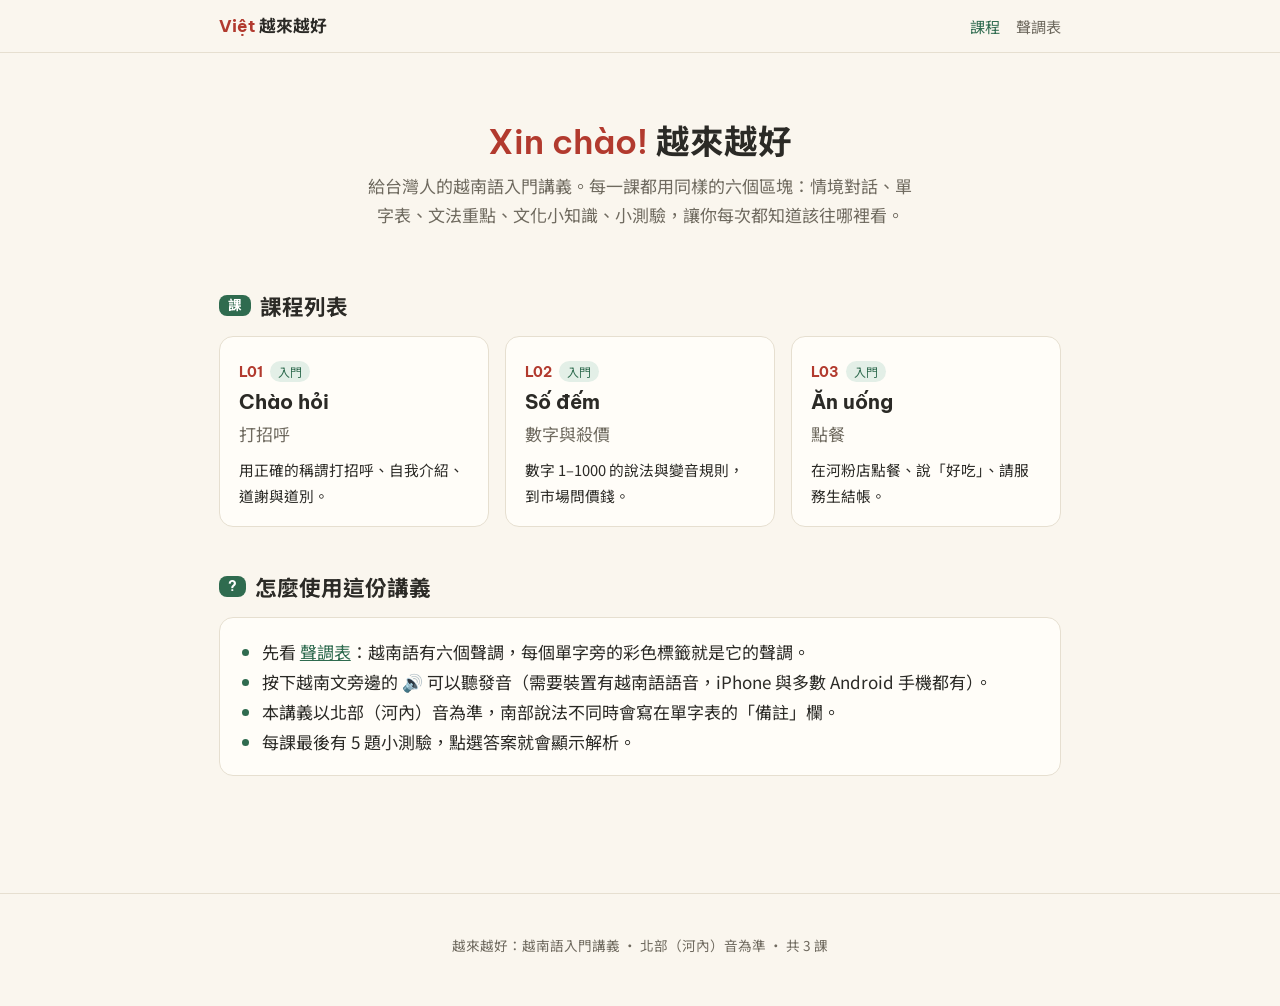
<file: index.html>
<!DOCTYPE html>
<html lang="zh-Hant">
<head>
  <meta charset="UTF-8">
  <meta name="viewport" content="width=device-width, initial-scale=1.0">
  <title>越來越好：越南語入門講義</title>
  <link rel="preconnect" href="https://fonts.googleapis.com">
  <link rel="preconnect" href="https://fonts.gstatic.com" crossorigin>
  <link href="https://fonts.googleapis.com/css2?family=Be+Vietnam+Pro:wght@400;600;700&family=Noto+Sans+TC:wght@400;500;700&display=swap" rel="stylesheet">
  <link rel="stylesheet" href="assets/css/style.css">
</head>
<body data-root="" data-page="home">
<main>

  <div class="home-hero">
    <h1><span class="vi">Xin chào!</span> 越來越好</h1>
    <p>給台灣人的越南語入門講義。每一課都用同樣的六個區塊：情境對話、單字表、文法重點、文化小知識、小測驗，讓你每次都知道該往哪裡看。</p>
  </div>

  <section>
    <h2><span class="num">課</span>課程列表</h2>
    <div id="lesson-grid" class="lesson-grid"></div>
  </section>

  <section>
    <h2><span class="num">?</span>怎麼使用這份講義</h2>
    <div class="info-box">
      <ul class="goals">
        <li>先看 <a href="tones.html">聲調表</a>：越南語有六個聲調，每個單字旁的彩色標籤就是它的聲調。</li>
        <li>按下越南文旁邊的 🔊 可以聽發音（需要裝置有越南語語音，iPhone 與多數 Android 手機都有）。</li>
        <li>本講義以北部（河內）音為準，南部說法不同時會寫在單字表的「備註」欄。</li>
        <li>每課最後有 5 題小測驗，點選答案就會顯示解析。</li>
      </ul>
    </div>
  </section>

</main>
<script src="assets/js/lessons.js"></script>
<script src="assets/js/site.js"></script>
</body>
</html>
</file>
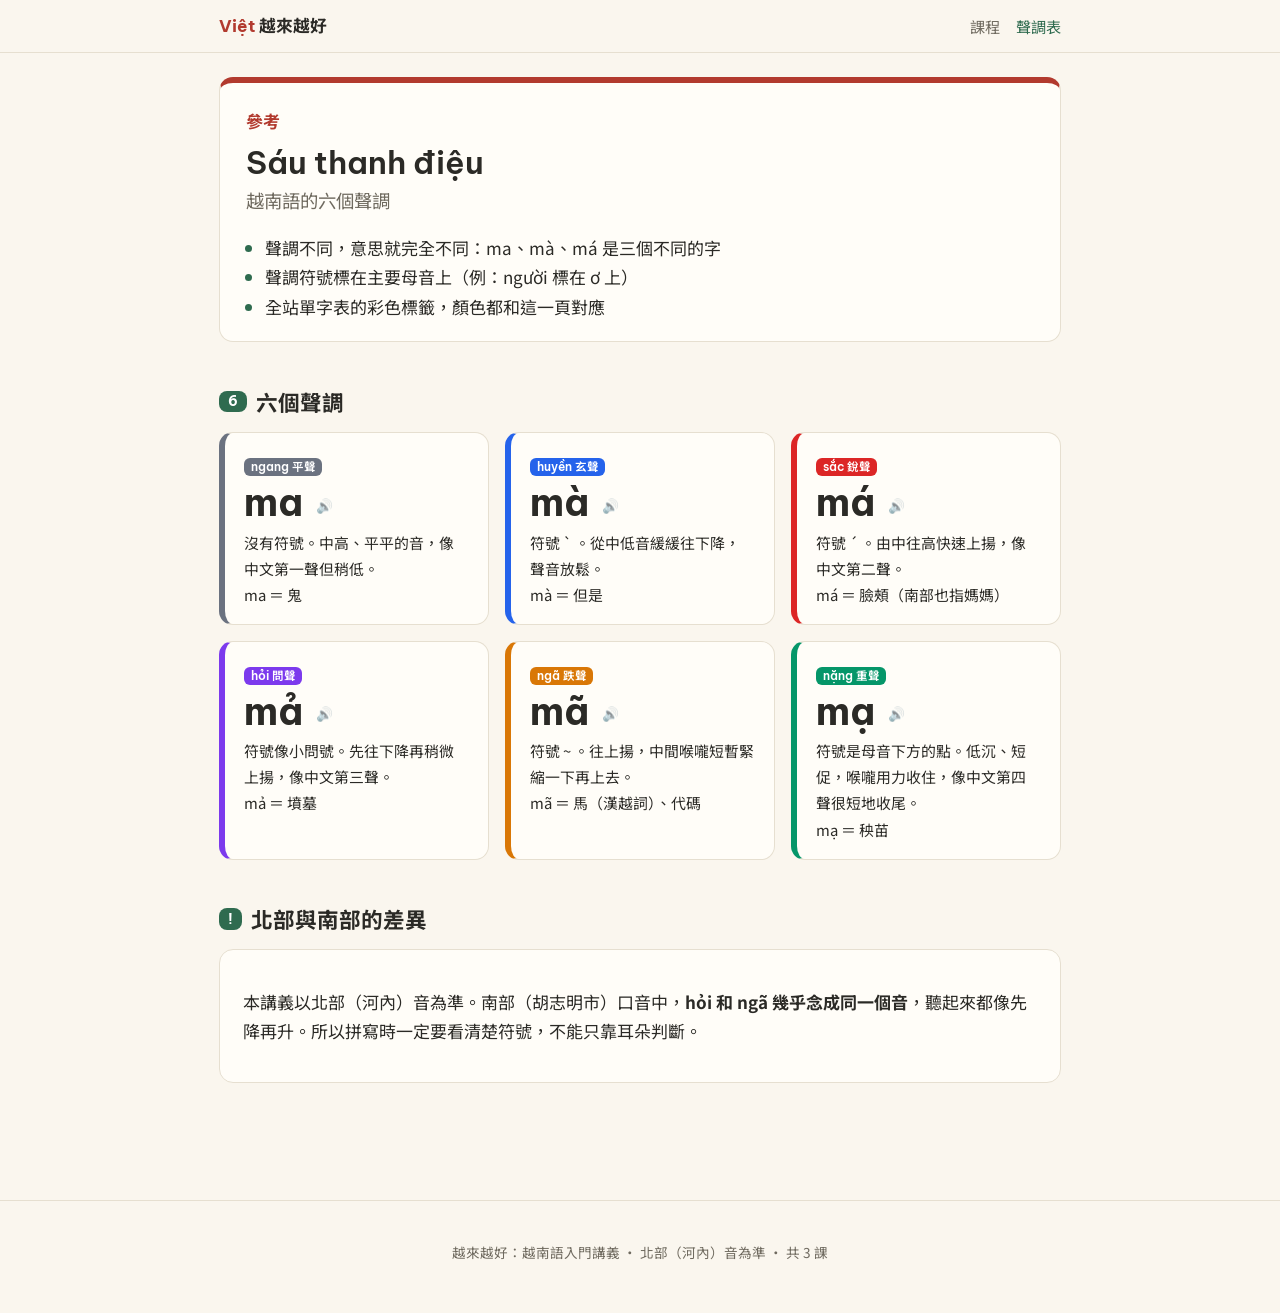
<file: tones.html>
<!DOCTYPE html>
<html lang="zh-Hant">
<head>
  <meta charset="UTF-8">
  <meta name="viewport" content="width=device-width, initial-scale=1.0">
  <title>聲調表｜越來越好</title>
  <link rel="preconnect" href="https://fonts.googleapis.com">
  <link rel="preconnect" href="https://fonts.gstatic.com" crossorigin>
  <link href="https://fonts.googleapis.com/css2?family=Be+Vietnam+Pro:wght@400;600;700&family=Noto+Sans+TC:wght@400;500;700&display=swap" rel="stylesheet">
  <link rel="stylesheet" href="assets/css/style.css">
</head>
<body data-root="" data-page="tones">
<main>

  <div class="lesson-hero">
    <div class="id">參考</div>
    <h1 class="vi">Sáu thanh điệu</h1>
    <p class="subtitle">越南語的六個聲調</p>
    <ul class="goals">
      <li>聲調不同，意思就完全不同：ma、mà、má 是三個不同的字</li>
      <li>聲調符號標在主要母音上（例：người 標在 ơ 上）</li>
      <li>全站單字表的彩色標籤，顏色都和這一頁對應</li>
    </ul>
  </div>

  <section>
    <h2><span class="num">6</span>六個聲調</h2>
    <div class="tone-grid">
      <div class="tone-card c-ngang">
        <span class="tone t-ngang">ngang 平聲</span>
        <div class="big" data-say="ma">ma</div>
        <p>沒有符號。中高、平平的音，像中文第一聲但稍低。<br>ma ＝ 鬼</p>
      </div>
      <div class="tone-card c-huyen">
        <span class="tone t-huyen">huyền 玄聲</span>
        <div class="big" data-say="mà">mà</div>
        <p>符號 ` 。從中低音緩緩往下降，聲音放鬆。<br>mà ＝ 但是</p>
      </div>
      <div class="tone-card c-sac">
        <span class="tone t-sac">sắc 銳聲</span>
        <div class="big" data-say="má">má</div>
        <p>符號 ´ 。由中往高快速上揚，像中文第二聲。<br>má ＝ 臉頰（南部也指媽媽）</p>
      </div>
      <div class="tone-card c-hoi">
        <span class="tone t-hoi">hỏi 問聲</span>
        <div class="big" data-say="mả">mả</div>
        <p>符號像小問號。先往下降再稍微上揚，像中文第三聲。<br>mả ＝ 墳墓</p>
      </div>
      <div class="tone-card c-nga">
        <span class="tone t-nga">ngã 跌聲</span>
        <div class="big" data-say="mã">mã</div>
        <p>符號 ~ 。往上揚，中間喉嚨短暫緊縮一下再上去。<br>mã ＝ 馬（漢越詞）、代碼</p>
      </div>
      <div class="tone-card c-nang">
        <span class="tone t-nang">nặng 重聲</span>
        <div class="big" data-say="mạ">mạ</div>
        <p>符號是母音下方的點。低沉、短促，喉嚨用力收住，像中文第四聲很短地收尾。<br>mạ ＝ 秧苗</p>
      </div>
    </div>
  </section>

  <section>
    <h2><span class="num">!</span>北部與南部的差異</h2>
    <div class="info-box">
      <p>本講義以北部（河內）音為準。南部（胡志明市）口音中，<b>hỏi 和 ngã 幾乎念成同一個音</b>，聽起來都像先降再升。所以拼寫時一定要看清楚符號，不能只靠耳朵判斷。</p>
    </div>
  </section>

</main>
<script src="assets/js/lessons.js"></script>
<script src="assets/js/site.js"></script>
</body>
</html>
</file>
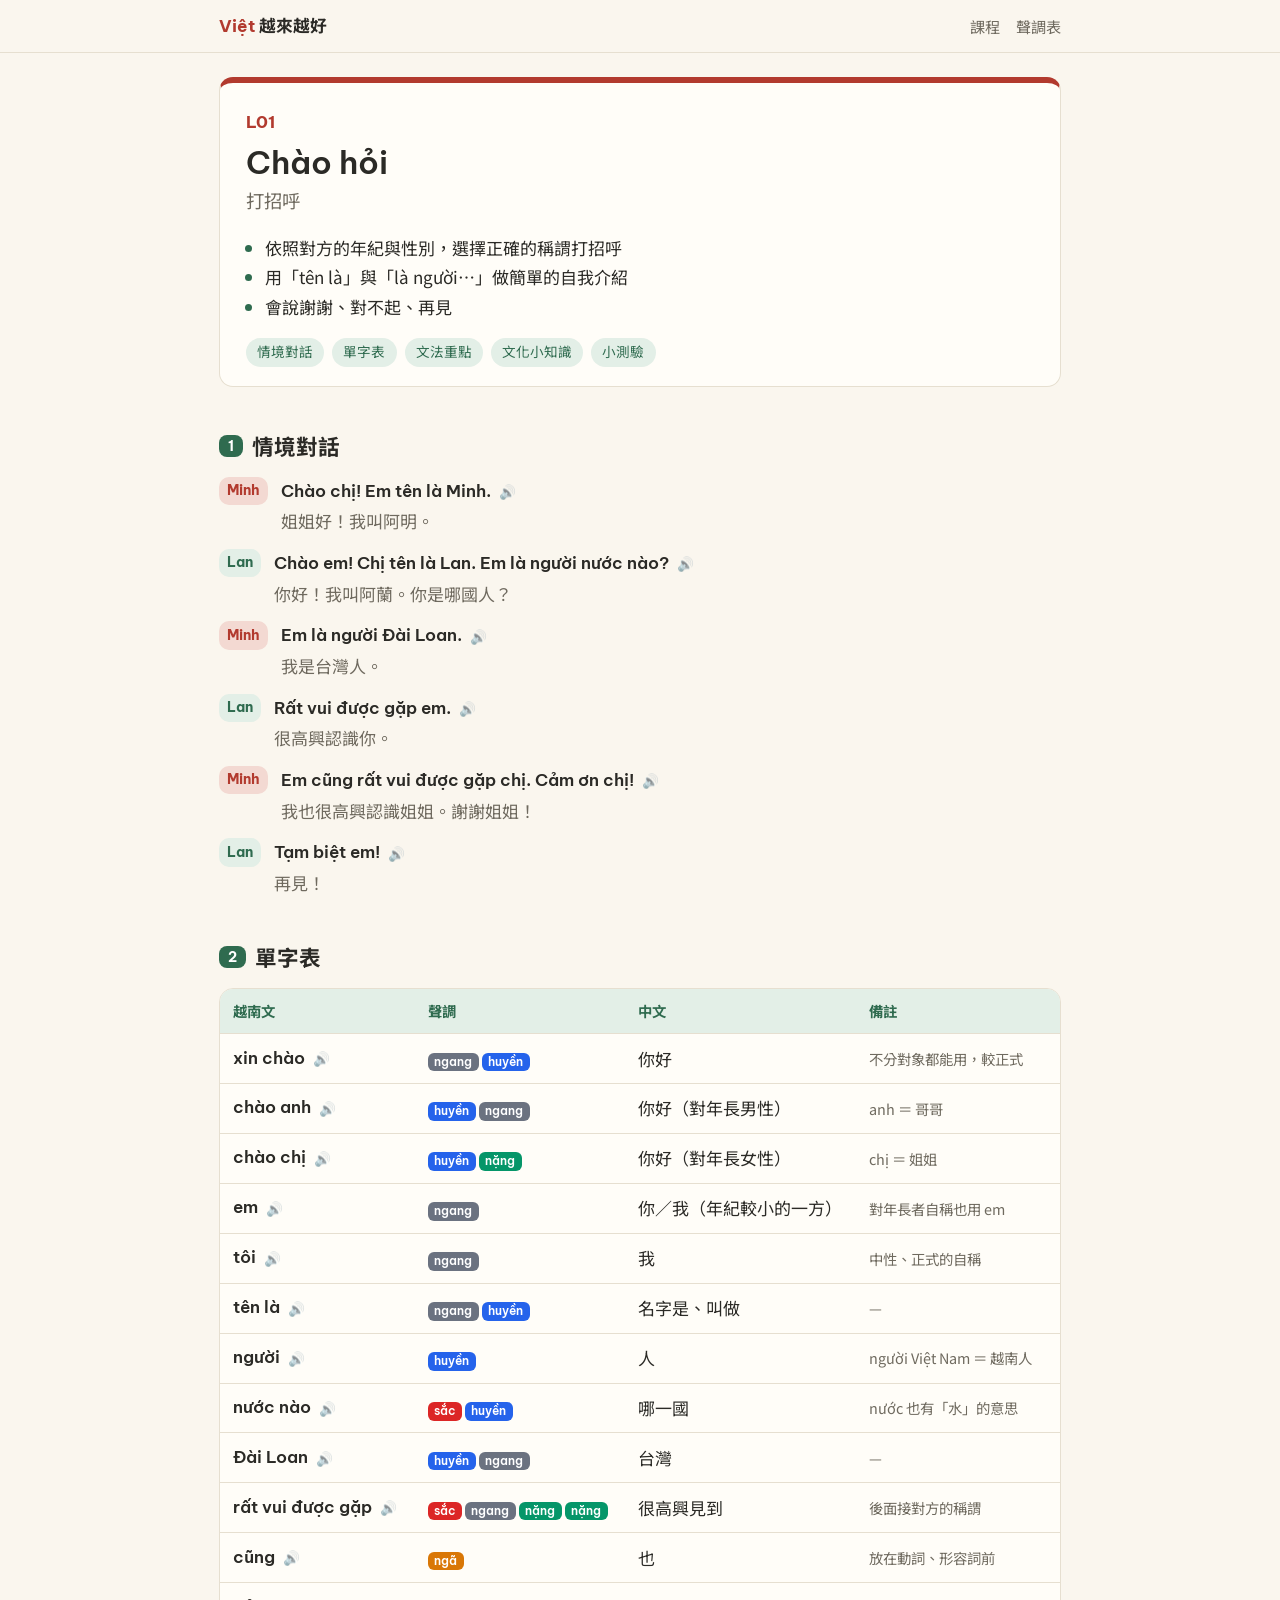
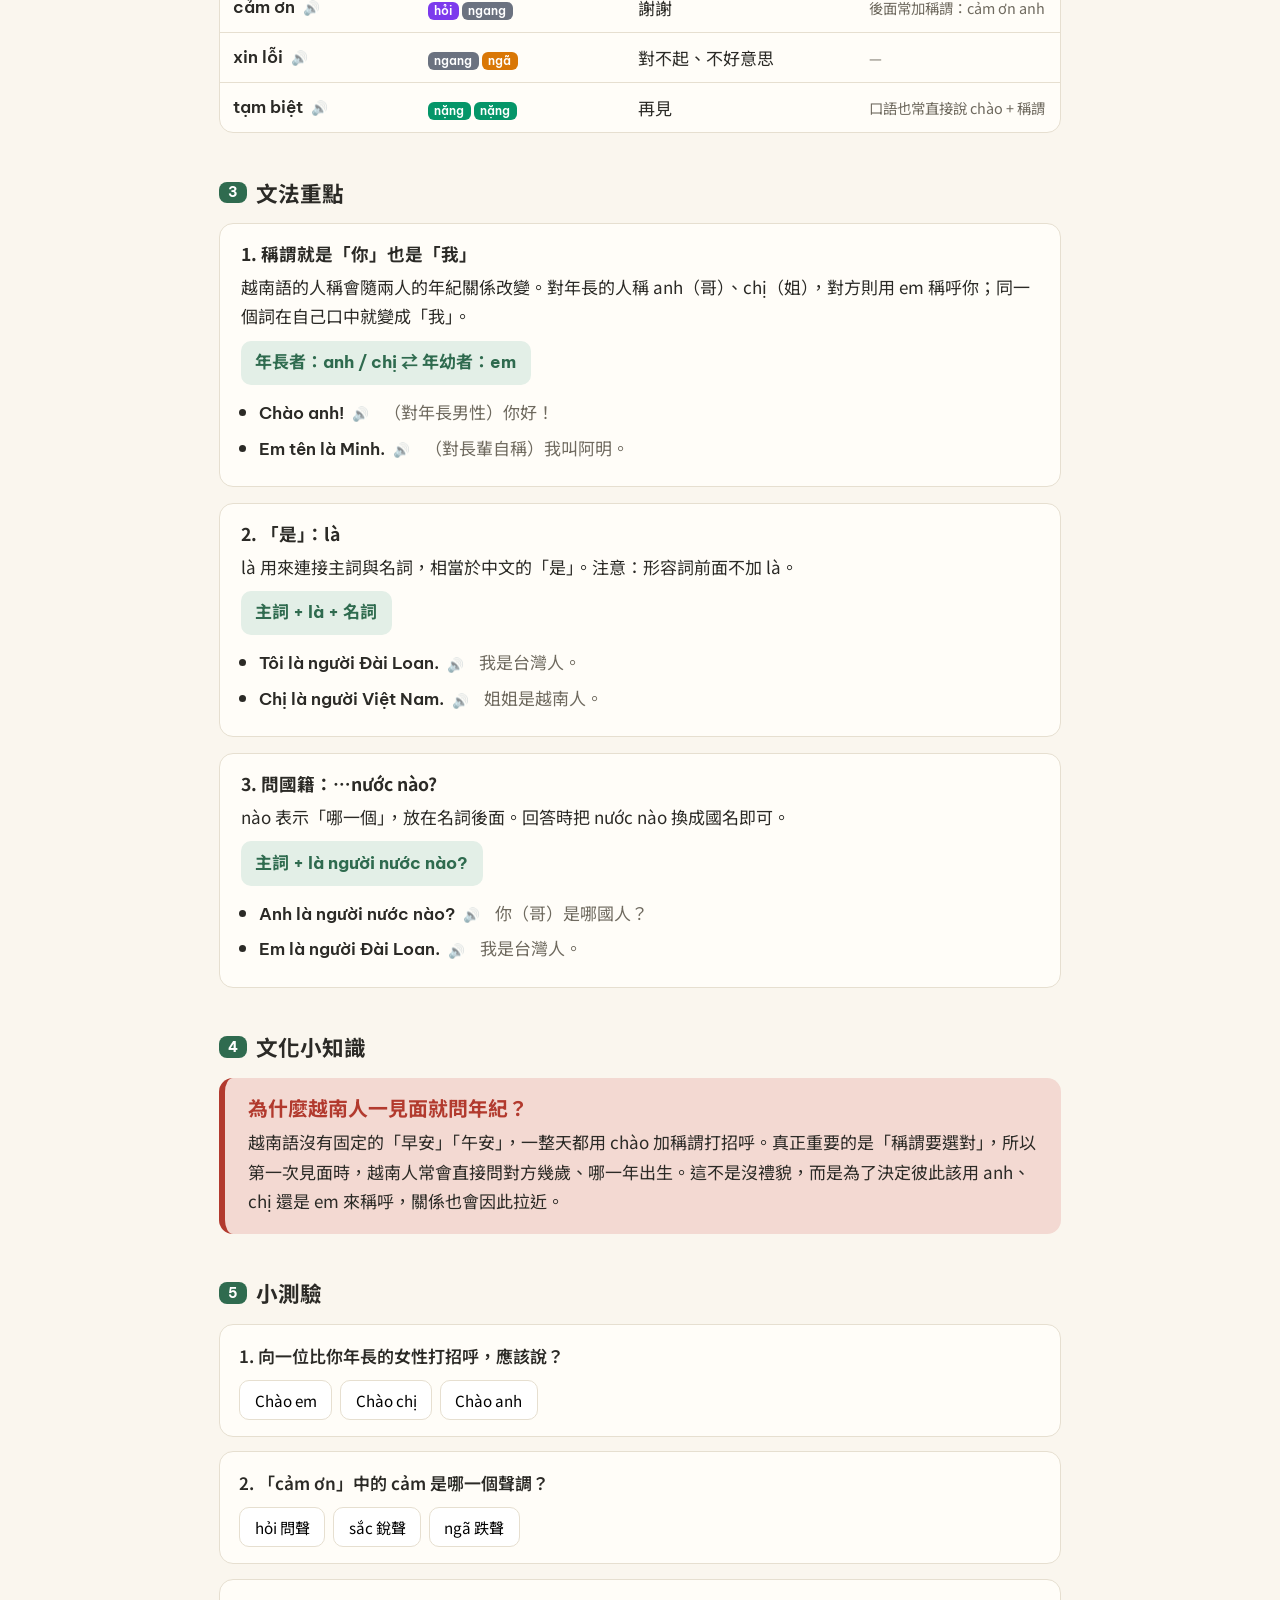
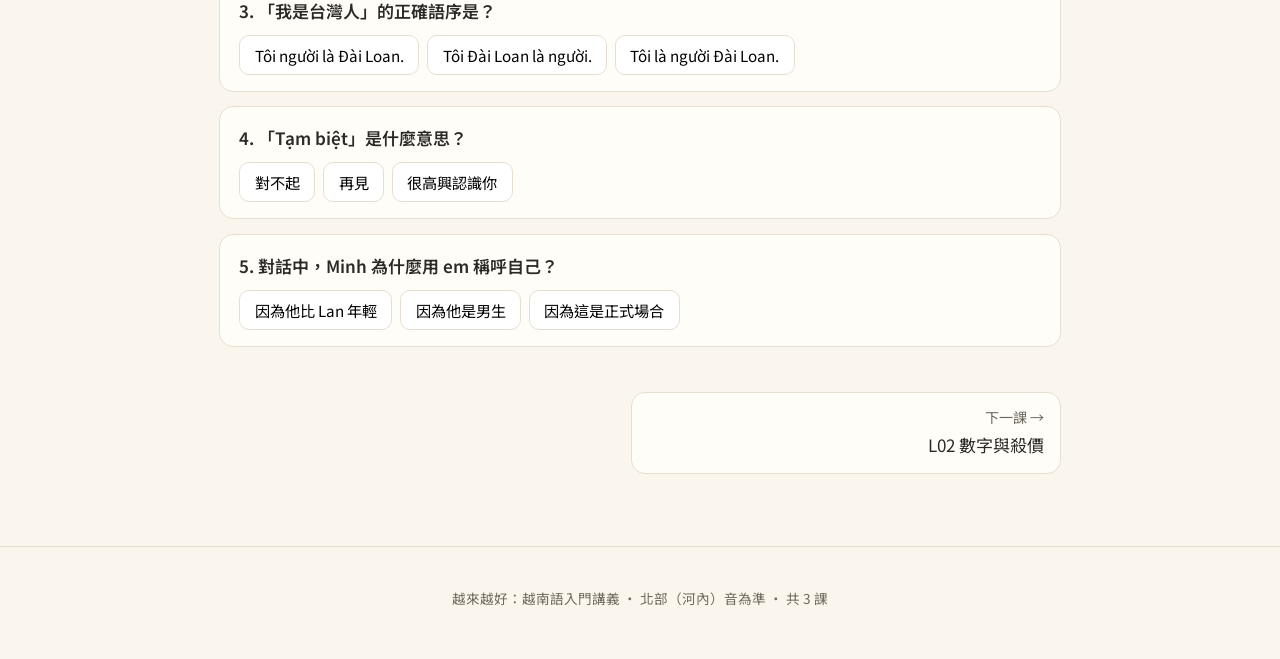
<file: lessons/L01-greetings.html>
<!DOCTYPE html>
<html lang="zh-Hant">
<head>
  <meta charset="UTF-8">
  <meta name="viewport" content="width=device-width, initial-scale=1.0">
  <title>L01 打招呼｜越來越好</title>
  <link rel="preconnect" href="https://fonts.googleapis.com">
  <link rel="preconnect" href="https://fonts.gstatic.com" crossorigin>
  <link href="https://fonts.googleapis.com/css2?family=Be+Vietnam+Pro:wght@400;600;700&family=Noto+Sans+TC:wght@400;500;700&display=swap" rel="stylesheet">
  <link rel="stylesheet" href="../assets/css/style.css">
</head>
<body data-root="../" data-lesson="L01">
<main>

  <div class="lesson-hero">
    <div class="id">L01</div>
    <h1 class="vi">Chào hỏi</h1>
    <p class="subtitle">打招呼</p>
    <ul class="goals">
      <li>依照對方的年紀與性別，選擇正確的稱謂打招呼</li>
      <li>用「tên là」與「là người…」做簡單的自我介紹</li>
      <li>會說謝謝、對不起、再見</li>
    </ul>
    <nav class="toc">
      <a href="#dialogue">情境對話</a>
      <a href="#vocab">單字表</a>
      <a href="#grammar">文法重點</a>
      <a href="#culture">文化小知識</a>
      <a href="#quiz">小測驗</a>
    </nav>
  </div>

  <section id="dialogue">
    <h2><span class="num">1</span>情境對話</h2>
    <div class="dialogue">
      <div class="line">
        <span class="speaker">Minh</span>
        <div><p class="vi" data-say>Chào chị! Em tên là Minh.</p><p class="zh">姐姐好！我叫阿明。</p></div>
      </div>
      <div class="line">
        <span class="speaker">Lan</span>
        <div><p class="vi" data-say>Chào em! Chị tên là Lan. Em là người nước nào?</p><p class="zh">你好！我叫阿蘭。你是哪國人？</p></div>
      </div>
      <div class="line">
        <span class="speaker">Minh</span>
        <div><p class="vi" data-say>Em là người Đài Loan.</p><p class="zh">我是台灣人。</p></div>
      </div>
      <div class="line">
        <span class="speaker">Lan</span>
        <div><p class="vi" data-say>Rất vui được gặp em.</p><p class="zh">很高興認識你。</p></div>
      </div>
      <div class="line">
        <span class="speaker">Minh</span>
        <div><p class="vi" data-say>Em cũng rất vui được gặp chị. Cảm ơn chị!</p><p class="zh">我也很高興認識姐姐。謝謝姐姐！</p></div>
      </div>
      <div class="line">
        <span class="speaker">Lan</span>
        <div><p class="vi" data-say>Tạm biệt em!</p><p class="zh">再見！</p></div>
      </div>
    </div>
  </section>

  <section id="vocab">
    <h2><span class="num">2</span>單字表</h2>
    <div class="table-wrap">
      <table class="vocab">
        <thead><tr><th>越南文</th><th>聲調</th><th>中文</th><th>備註</th></tr></thead>
        <tbody>
          <tr><td class="vi" data-say>xin chào</td><td><span class="tone t-ngang">ngang</span><span class="tone t-huyen">huyền</span></td><td>你好</td><td>不分對象都能用，較正式</td></tr>
          <tr><td class="vi" data-say>chào anh</td><td><span class="tone t-huyen">huyền</span><span class="tone t-ngang">ngang</span></td><td>你好（對年長男性）</td><td>anh ＝ 哥哥</td></tr>
          <tr><td class="vi" data-say>chào chị</td><td><span class="tone t-huyen">huyền</span><span class="tone t-nang">nặng</span></td><td>你好（對年長女性）</td><td>chị ＝ 姐姐</td></tr>
          <tr><td class="vi" data-say>em</td><td><span class="tone t-ngang">ngang</span></td><td>你／我（年紀較小的一方）</td><td>對年長者自稱也用 em</td></tr>
          <tr><td class="vi" data-say>tôi</td><td><span class="tone t-ngang">ngang</span></td><td>我</td><td>中性、正式的自稱</td></tr>
          <tr><td class="vi" data-say>tên là</td><td><span class="tone t-ngang">ngang</span><span class="tone t-huyen">huyền</span></td><td>名字是、叫做</td><td>—</td></tr>
          <tr><td class="vi" data-say>người</td><td><span class="tone t-huyen">huyền</span></td><td>人</td><td>người Việt Nam ＝ 越南人</td></tr>
          <tr><td class="vi" data-say>nước nào</td><td><span class="tone t-sac">sắc</span><span class="tone t-huyen">huyền</span></td><td>哪一國</td><td>nước 也有「水」的意思</td></tr>
          <tr><td class="vi" data-say>Đài Loan</td><td><span class="tone t-huyen">huyền</span><span class="tone t-ngang">ngang</span></td><td>台灣</td><td>—</td></tr>
          <tr><td class="vi" data-say>rất vui được gặp</td><td><span class="tone t-sac">sắc</span><span class="tone t-ngang">ngang</span><span class="tone t-nang">nặng</span><span class="tone t-nang">nặng</span></td><td>很高興見到</td><td>後面接對方的稱謂</td></tr>
          <tr><td class="vi" data-say>cũng</td><td><span class="tone t-nga">ngã</span></td><td>也</td><td>放在動詞、形容詞前</td></tr>
          <tr><td class="vi" data-say>cảm ơn</td><td><span class="tone t-hoi">hỏi</span><span class="tone t-ngang">ngang</span></td><td>謝謝</td><td>後面常加稱謂：cảm ơn anh</td></tr>
          <tr><td class="vi" data-say>xin lỗi</td><td><span class="tone t-ngang">ngang</span><span class="tone t-nga">ngã</span></td><td>對不起、不好意思</td><td>—</td></tr>
          <tr><td class="vi" data-say>tạm biệt</td><td><span class="tone t-nang">nặng</span><span class="tone t-nang">nặng</span></td><td>再見</td><td>口語也常直接說 chào + 稱謂</td></tr>
        </tbody>
      </table>
    </div>
  </section>

  <section id="grammar">
    <h2><span class="num">3</span>文法重點</h2>
    <div class="grammar-point">
      <h3>1. 稱謂就是「你」也是「我」</h3>
      <p>越南語的人稱會隨兩人的年紀關係改變。對年長的人稱 anh（哥）、chị（姐），對方則用 em 稱呼你；同一個詞在自己口中就變成「我」。</p>
      <div class="pattern">年長者：anh / chị ⇄ 年幼者：em</div>
      <ul class="examples">
        <li><span class="vi" data-say>Chào anh!</span><span class="zh">（對年長男性）你好！</span></li>
        <li><span class="vi" data-say>Em tên là Minh.</span><span class="zh">（對長輩自稱）我叫阿明。</span></li>
      </ul>
    </div>
    <div class="grammar-point">
      <h3>2. 「是」：là</h3>
      <p>là 用來連接主詞與名詞，相當於中文的「是」。注意：形容詞前面不加 là。</p>
      <div class="pattern">主詞 + là + 名詞</div>
      <ul class="examples">
        <li><span class="vi" data-say>Tôi là người Đài Loan.</span><span class="zh">我是台灣人。</span></li>
        <li><span class="vi" data-say>Chị là người Việt Nam.</span><span class="zh">姐姐是越南人。</span></li>
      </ul>
    </div>
    <div class="grammar-point">
      <h3>3. 問國籍：…nước nào?</h3>
      <p>nào 表示「哪一個」，放在名詞後面。回答時把 nước nào 換成國名即可。</p>
      <div class="pattern">主詞 + là người nước nào?</div>
      <ul class="examples">
        <li><span class="vi" data-say>Anh là người nước nào?</span><span class="zh">你（哥）是哪國人？</span></li>
        <li><span class="vi" data-say>Em là người Đài Loan.</span><span class="zh">我是台灣人。</span></li>
      </ul>
    </div>
  </section>

  <section id="culture">
    <h2><span class="num">4</span>文化小知識</h2>
    <aside class="culture-box">
      <h3>為什麼越南人一見面就問年紀？</h3>
      <p>越南語沒有固定的「早安」「午安」，一整天都用 chào 加稱謂打招呼。真正重要的是「稱謂要選對」，所以第一次見面時，越南人常會直接問對方幾歲、哪一年出生。這不是沒禮貌，而是為了決定彼此該用 anh、chị 還是 em 來稱呼，關係也會因此拉近。</p>
    </aside>
  </section>

  <section id="quiz">
    <h2><span class="num">5</span>小測驗</h2>
    <div class="quiz-item" data-answer="b">
      <p class="q">1. 向一位比你年長的女性打招呼，應該說？</p>
      <div class="choices">
        <button data-choice="a">Chào em</button>
        <button data-choice="b">Chào chị</button>
        <button data-choice="c">Chào anh</button>
      </div>
      <p class="explain">解析：chị 是「姐姐」，用來稱呼年長的女性；anh 是年長男性，em 是比自己年幼的人。</p>
    </div>
    <div class="quiz-item" data-answer="a">
      <p class="q">2. 「cảm ơn」中的 cảm 是哪一個聲調？</p>
      <div class="choices">
        <button data-choice="a">hỏi 問聲</button>
        <button data-choice="b">sắc 銳聲</button>
        <button data-choice="c">ngã 跌聲</button>
      </div>
      <p class="explain">解析：ả 上方像小問號的符號是 hỏi（問聲），先降再升。</p>
    </div>
    <div class="quiz-item" data-answer="c">
      <p class="q">3. 「我是台灣人」的正確語序是？</p>
      <div class="choices">
        <button data-choice="a">Tôi người là Đài Loan.</button>
        <button data-choice="b">Tôi Đài Loan là người.</button>
        <button data-choice="c">Tôi là người Đài Loan.</button>
      </div>
      <p class="explain">解析：句型是「主詞 + là + 名詞」，而且越南語的修飾語放在後面：người Đài Loan ＝ 台灣人。</p>
    </div>
    <div class="quiz-item" data-answer="b">
      <p class="q">4. 「Tạm biệt」是什麼意思？</p>
      <div class="choices">
        <button data-choice="a">對不起</button>
        <button data-choice="b">再見</button>
        <button data-choice="c">很高興認識你</button>
      </div>
      <p class="explain">解析：tạm biệt ＝ 再見；對不起是 xin lỗi；很高興認識你是 rất vui được gặp…。</p>
    </div>
    <div class="quiz-item" data-answer="a">
      <p class="q">5. 對話中，Minh 為什麼用 em 稱呼自己？</p>
      <div class="choices">
        <button data-choice="a">因為他比 Lan 年輕</button>
        <button data-choice="b">因為他是男生</button>
        <button data-choice="c">因為這是正式場合</button>
      </div>
      <p class="explain">解析：em 是年紀較小的一方使用的稱謂，和性別無關。在正式場合反而比較常用 tôi。</p>
    </div>
    <p id="quiz-score" class="quiz-score"></p>
  </section>

  <nav id="lesson-nav"></nav>
</main>
<script src="../assets/js/lessons.js"></script>
<script src="../assets/js/site.js"></script>
</body>
</html>
</file>
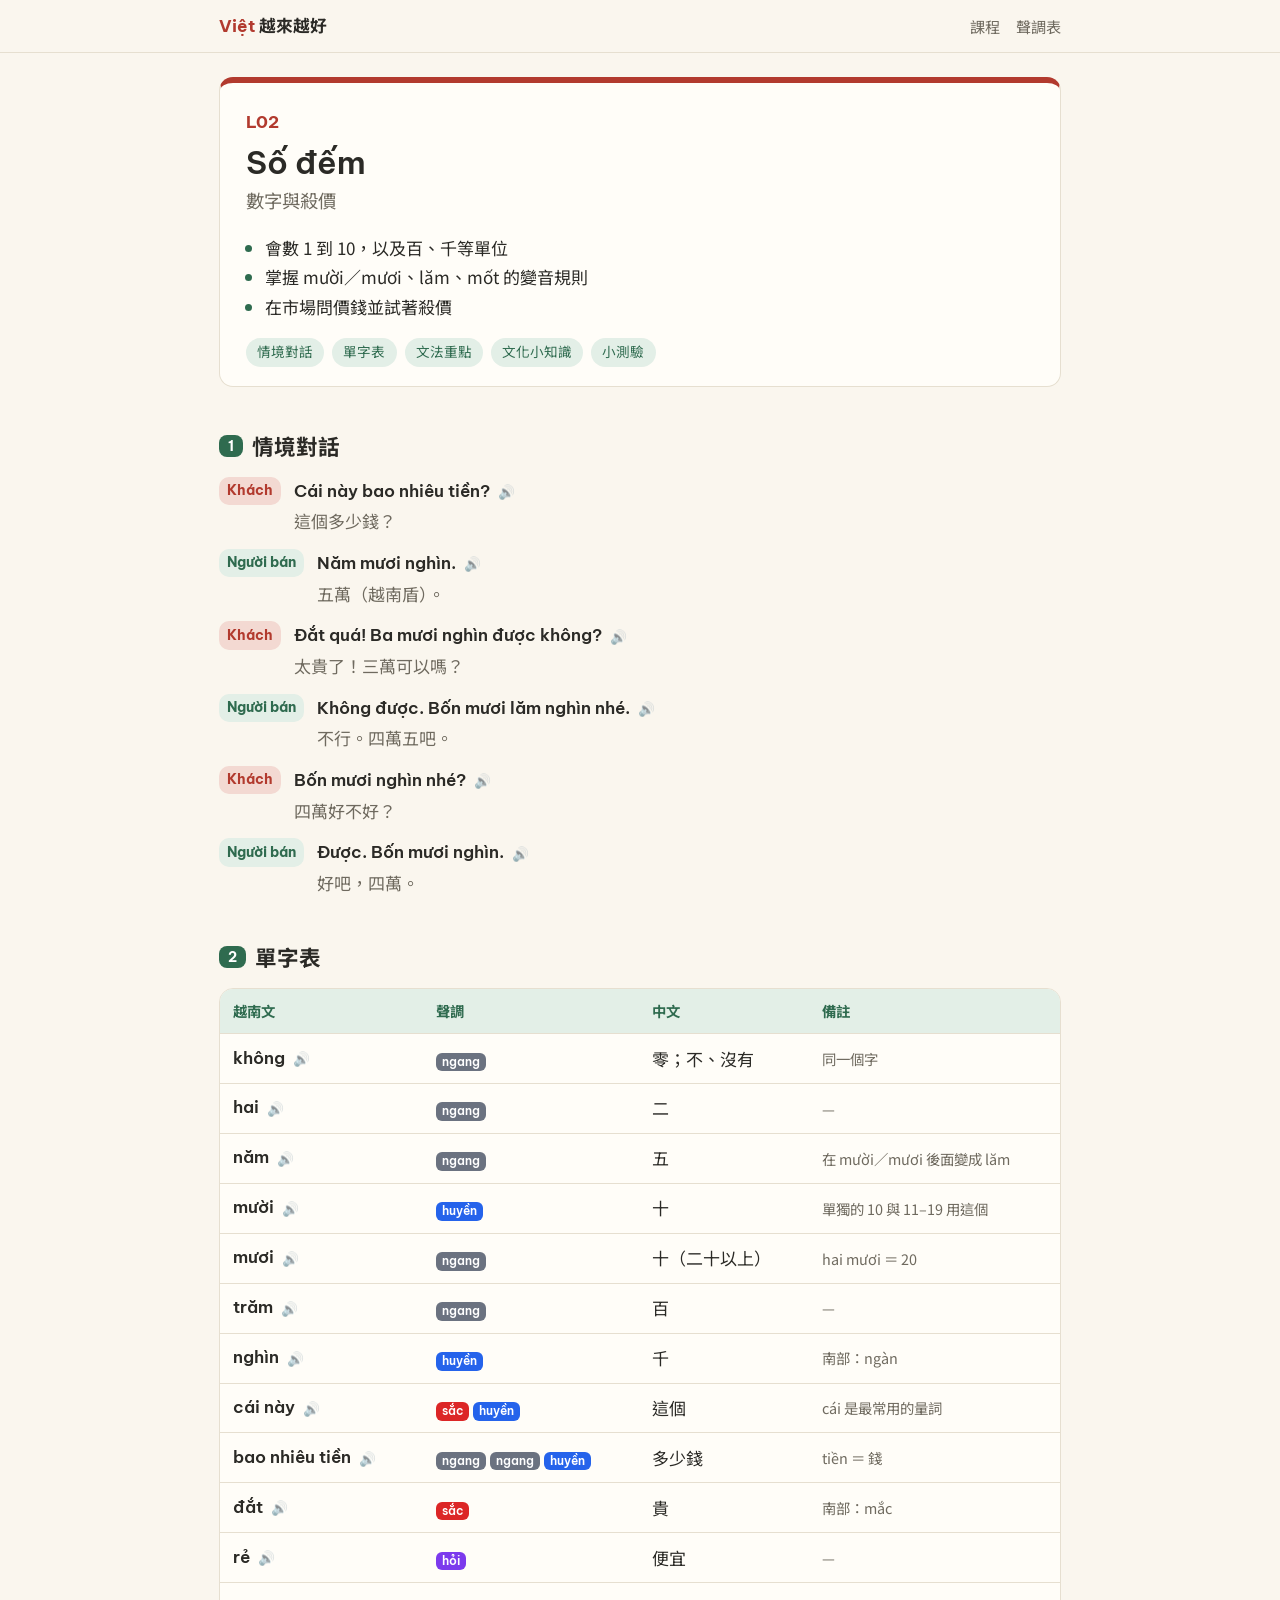
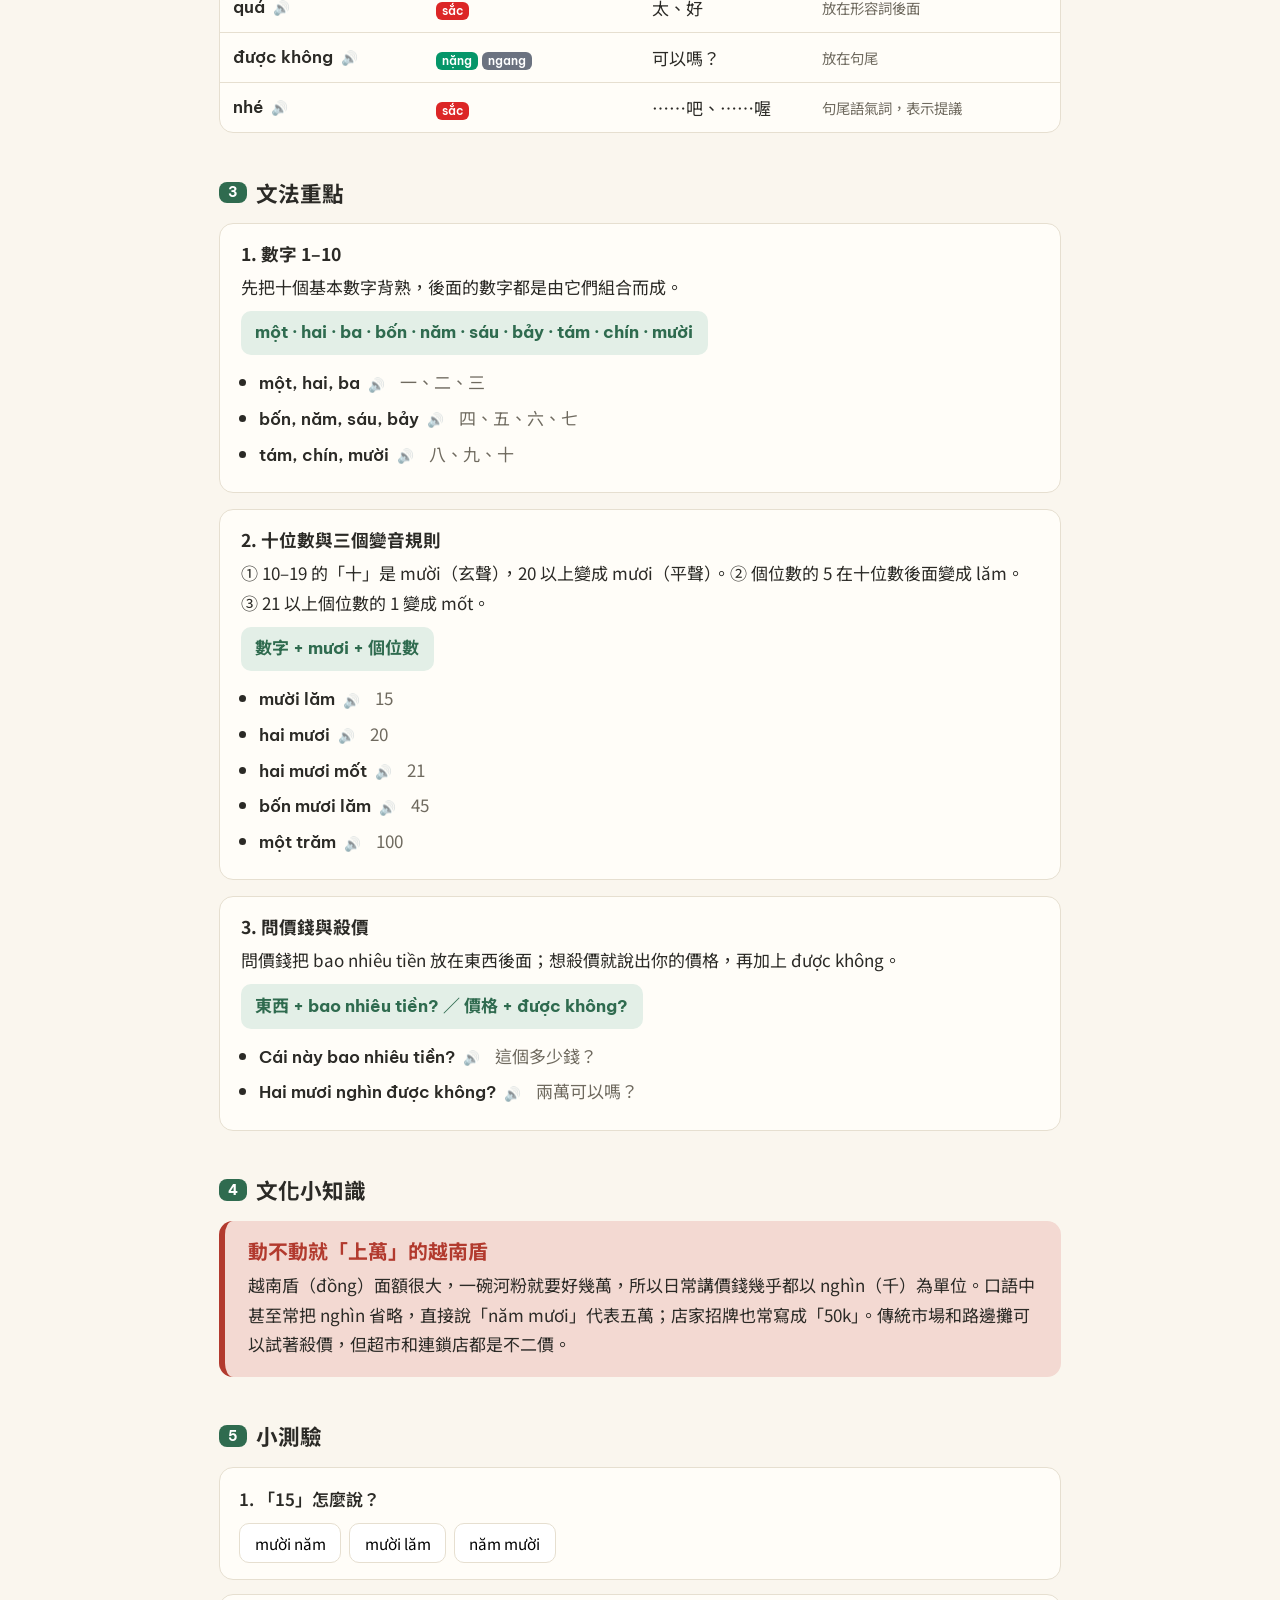
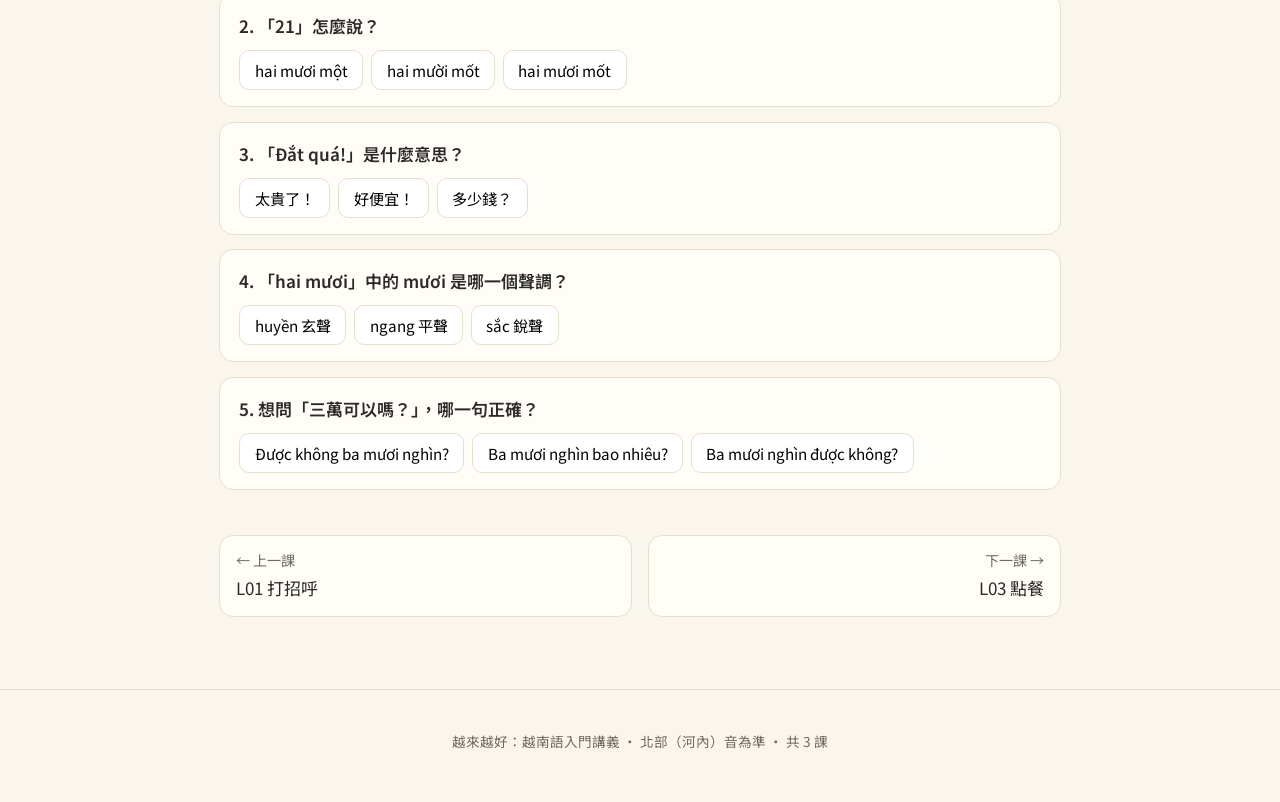
<file: lessons/L02-numbers.html>
<!DOCTYPE html>
<html lang="zh-Hant">
<head>
  <meta charset="UTF-8">
  <meta name="viewport" content="width=device-width, initial-scale=1.0">
  <title>L02 數字與殺價｜越來越好</title>
  <link rel="preconnect" href="https://fonts.googleapis.com">
  <link rel="preconnect" href="https://fonts.gstatic.com" crossorigin>
  <link href="https://fonts.googleapis.com/css2?family=Be+Vietnam+Pro:wght@400;600;700&family=Noto+Sans+TC:wght@400;500;700&display=swap" rel="stylesheet">
  <link rel="stylesheet" href="../assets/css/style.css">
</head>
<body data-root="../" data-lesson="L02">
<main>

  <div class="lesson-hero">
    <div class="id">L02</div>
    <h1 class="vi">Số đếm</h1>
    <p class="subtitle">數字與殺價</p>
    <ul class="goals">
      <li>會數 1 到 10，以及百、千等單位</li>
      <li>掌握 mười／mươi、lăm、mốt 的變音規則</li>
      <li>在市場問價錢並試著殺價</li>
    </ul>
    <nav class="toc">
      <a href="#dialogue">情境對話</a>
      <a href="#vocab">單字表</a>
      <a href="#grammar">文法重點</a>
      <a href="#culture">文化小知識</a>
      <a href="#quiz">小測驗</a>
    </nav>
  </div>

  <section id="dialogue">
    <h2><span class="num">1</span>情境對話</h2>
    <div class="dialogue">
      <div class="line">
        <span class="speaker">Khách</span>
        <div><p class="vi" data-say>Cái này bao nhiêu tiền?</p><p class="zh">這個多少錢？</p></div>
      </div>
      <div class="line">
        <span class="speaker">Người bán</span>
        <div><p class="vi" data-say>Năm mươi nghìn.</p><p class="zh">五萬（越南盾）。</p></div>
      </div>
      <div class="line">
        <span class="speaker">Khách</span>
        <div><p class="vi" data-say>Đắt quá! Ba mươi nghìn được không?</p><p class="zh">太貴了！三萬可以嗎？</p></div>
      </div>
      <div class="line">
        <span class="speaker">Người bán</span>
        <div><p class="vi" data-say>Không được. Bốn mươi lăm nghìn nhé.</p><p class="zh">不行。四萬五吧。</p></div>
      </div>
      <div class="line">
        <span class="speaker">Khách</span>
        <div><p class="vi" data-say>Bốn mươi nghìn nhé?</p><p class="zh">四萬好不好？</p></div>
      </div>
      <div class="line">
        <span class="speaker">Người bán</span>
        <div><p class="vi" data-say>Được. Bốn mươi nghìn.</p><p class="zh">好吧，四萬。</p></div>
      </div>
    </div>
  </section>

  <section id="vocab">
    <h2><span class="num">2</span>單字表</h2>
    <div class="table-wrap">
      <table class="vocab">
        <thead><tr><th>越南文</th><th>聲調</th><th>中文</th><th>備註</th></tr></thead>
        <tbody>
          <tr><td class="vi" data-say>không</td><td><span class="tone t-ngang">ngang</span></td><td>零；不、沒有</td><td>同一個字</td></tr>
          <tr><td class="vi" data-say>hai</td><td><span class="tone t-ngang">ngang</span></td><td>二</td><td>—</td></tr>
          <tr><td class="vi" data-say>năm</td><td><span class="tone t-ngang">ngang</span></td><td>五</td><td>在 mười／mươi 後面變成 lăm</td></tr>
          <tr><td class="vi" data-say>mười</td><td><span class="tone t-huyen">huyền</span></td><td>十</td><td>單獨的 10 與 11–19 用這個</td></tr>
          <tr><td class="vi" data-say>mươi</td><td><span class="tone t-ngang">ngang</span></td><td>十（二十以上）</td><td>hai mươi ＝ 20</td></tr>
          <tr><td class="vi" data-say>trăm</td><td><span class="tone t-ngang">ngang</span></td><td>百</td><td>—</td></tr>
          <tr><td class="vi" data-say>nghìn</td><td><span class="tone t-huyen">huyền</span></td><td>千</td><td>南部：ngàn</td></tr>
          <tr><td class="vi" data-say>cái này</td><td><span class="tone t-sac">sắc</span><span class="tone t-huyen">huyền</span></td><td>這個</td><td>cái 是最常用的量詞</td></tr>
          <tr><td class="vi" data-say>bao nhiêu tiền</td><td><span class="tone t-ngang">ngang</span><span class="tone t-ngang">ngang</span><span class="tone t-huyen">huyền</span></td><td>多少錢</td><td>tiền ＝ 錢</td></tr>
          <tr><td class="vi" data-say>đắt</td><td><span class="tone t-sac">sắc</span></td><td>貴</td><td>南部：mắc</td></tr>
          <tr><td class="vi" data-say>rẻ</td><td><span class="tone t-hoi">hỏi</span></td><td>便宜</td><td>—</td></tr>
          <tr><td class="vi" data-say>quá</td><td><span class="tone t-sac">sắc</span></td><td>太、好</td><td>放在形容詞後面</td></tr>
          <tr><td class="vi" data-say>được không</td><td><span class="tone t-nang">nặng</span><span class="tone t-ngang">ngang</span></td><td>可以嗎？</td><td>放在句尾</td></tr>
          <tr><td class="vi" data-say>nhé</td><td><span class="tone t-sac">sắc</span></td><td>……吧、……喔</td><td>句尾語氣詞，表示提議</td></tr>
        </tbody>
      </table>
    </div>
  </section>

  <section id="grammar">
    <h2><span class="num">3</span>文法重點</h2>
    <div class="grammar-point">
      <h3>1. 數字 1–10</h3>
      <p>先把十個基本數字背熟，後面的數字都是由它們組合而成。</p>
      <div class="pattern">một · hai · ba · bốn · năm · sáu · bảy · tám · chín · mười</div>
      <ul class="examples">
        <li><span class="vi" data-say>một, hai, ba</span><span class="zh">一、二、三</span></li>
        <li><span class="vi" data-say>bốn, năm, sáu, bảy</span><span class="zh">四、五、六、七</span></li>
        <li><span class="vi" data-say>tám, chín, mười</span><span class="zh">八、九、十</span></li>
      </ul>
    </div>
    <div class="grammar-point">
      <h3>2. 十位數與三個變音規則</h3>
      <p>① 10–19 的「十」是 mười（玄聲），20 以上變成 mươi（平聲）。② 個位數的 5 在十位數後面變成 lăm。③ 21 以上個位數的 1 變成 mốt。</p>
      <div class="pattern">數字 + mươi + 個位數</div>
      <ul class="examples">
        <li><span class="vi" data-say>mười lăm</span><span class="zh">15</span></li>
        <li><span class="vi" data-say>hai mươi</span><span class="zh">20</span></li>
        <li><span class="vi" data-say>hai mươi mốt</span><span class="zh">21</span></li>
        <li><span class="vi" data-say>bốn mươi lăm</span><span class="zh">45</span></li>
        <li><span class="vi" data-say>một trăm</span><span class="zh">100</span></li>
      </ul>
    </div>
    <div class="grammar-point">
      <h3>3. 問價錢與殺價</h3>
      <p>問價錢把 bao nhiêu tiền 放在東西後面；想殺價就說出你的價格，再加上 được không。</p>
      <div class="pattern">東西 + bao nhiêu tiền? ／ 價格 + được không?</div>
      <ul class="examples">
        <li><span class="vi" data-say>Cái này bao nhiêu tiền?</span><span class="zh">這個多少錢？</span></li>
        <li><span class="vi" data-say>Hai mươi nghìn được không?</span><span class="zh">兩萬可以嗎？</span></li>
      </ul>
    </div>
  </section>

  <section id="culture">
    <h2><span class="num">4</span>文化小知識</h2>
    <aside class="culture-box">
      <h3>動不動就「上萬」的越南盾</h3>
      <p>越南盾（đồng）面額很大，一碗河粉就要好幾萬，所以日常講價錢幾乎都以 nghìn（千）為單位。口語中甚至常把 nghìn 省略，直接說「năm mươi」代表五萬；店家招牌也常寫成「50k」。傳統市場和路邊攤可以試著殺價，但超市和連鎖店都是不二價。</p>
    </aside>
  </section>

  <section id="quiz">
    <h2><span class="num">5</span>小測驗</h2>
    <div class="quiz-item" data-answer="b">
      <p class="q">1. 「15」怎麼說？</p>
      <div class="choices">
        <button data-choice="a">mười năm</button>
        <button data-choice="b">mười lăm</button>
        <button data-choice="c">năm mười</button>
      </div>
      <p class="explain">解析：個位數的 5 接在十位數後面要變成 lăm。</p>
    </div>
    <div class="quiz-item" data-answer="c">
      <p class="q">2. 「21」怎麼說？</p>
      <div class="choices">
        <button data-choice="a">hai mươi một</button>
        <button data-choice="b">hai mười mốt</button>
        <button data-choice="c">hai mươi mốt</button>
      </div>
      <p class="explain">解析：20 以上的「十」是 mươi，21 以上個位數的 1 變成 mốt。</p>
    </div>
    <div class="quiz-item" data-answer="a">
      <p class="q">3. 「Đắt quá!」是什麼意思？</p>
      <div class="choices">
        <button data-choice="a">太貴了！</button>
        <button data-choice="b">好便宜！</button>
        <button data-choice="c">多少錢？</button>
      </div>
      <p class="explain">解析：đắt ＝ 貴，quá 放在形容詞後面表示「太、好」。便宜是 rẻ。</p>
    </div>
    <div class="quiz-item" data-answer="b">
      <p class="q">4. 「hai mươi」中的 mươi 是哪一個聲調？</p>
      <div class="choices">
        <button data-choice="a">huyền 玄聲</button>
        <button data-choice="b">ngang 平聲</button>
        <button data-choice="c">sắc 銳聲</button>
      </div>
      <p class="explain">解析：mươi 沒有聲調符號，是平聲；單獨的 10 才是玄聲的 mười。</p>
    </div>
    <div class="quiz-item" data-answer="c">
      <p class="q">5. 想問「三萬可以嗎？」，哪一句正確？</p>
      <div class="choices">
        <button data-choice="a">Được không ba mươi nghìn?</button>
        <button data-choice="b">Ba mươi nghìn bao nhiêu?</button>
        <button data-choice="c">Ba mươi nghìn được không?</button>
      </div>
      <p class="explain">解析：được không 放在句尾，句型是「價格 + được không?」。</p>
    </div>
    <p id="quiz-score" class="quiz-score"></p>
  </section>

  <nav id="lesson-nav"></nav>
</main>
<script src="../assets/js/lessons.js"></script>
<script src="../assets/js/site.js"></script>
</body>
</html>
</file>
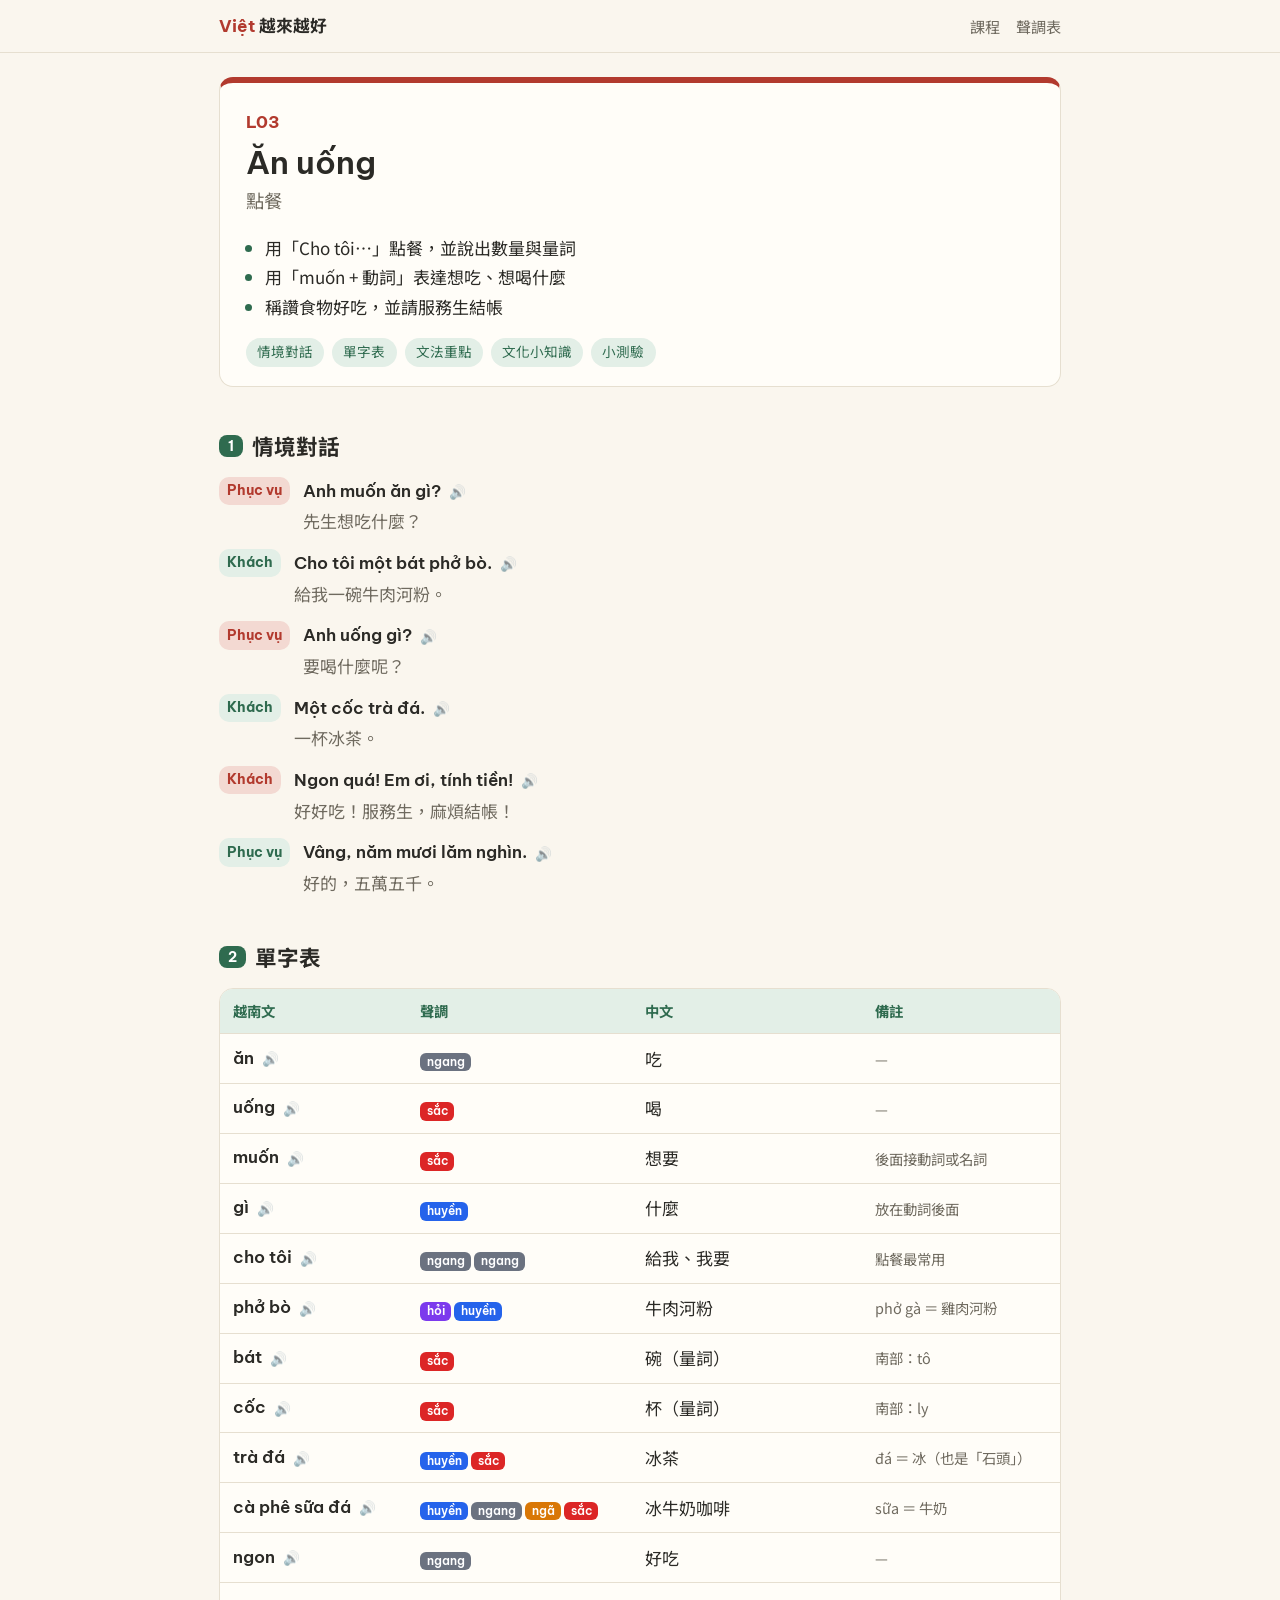
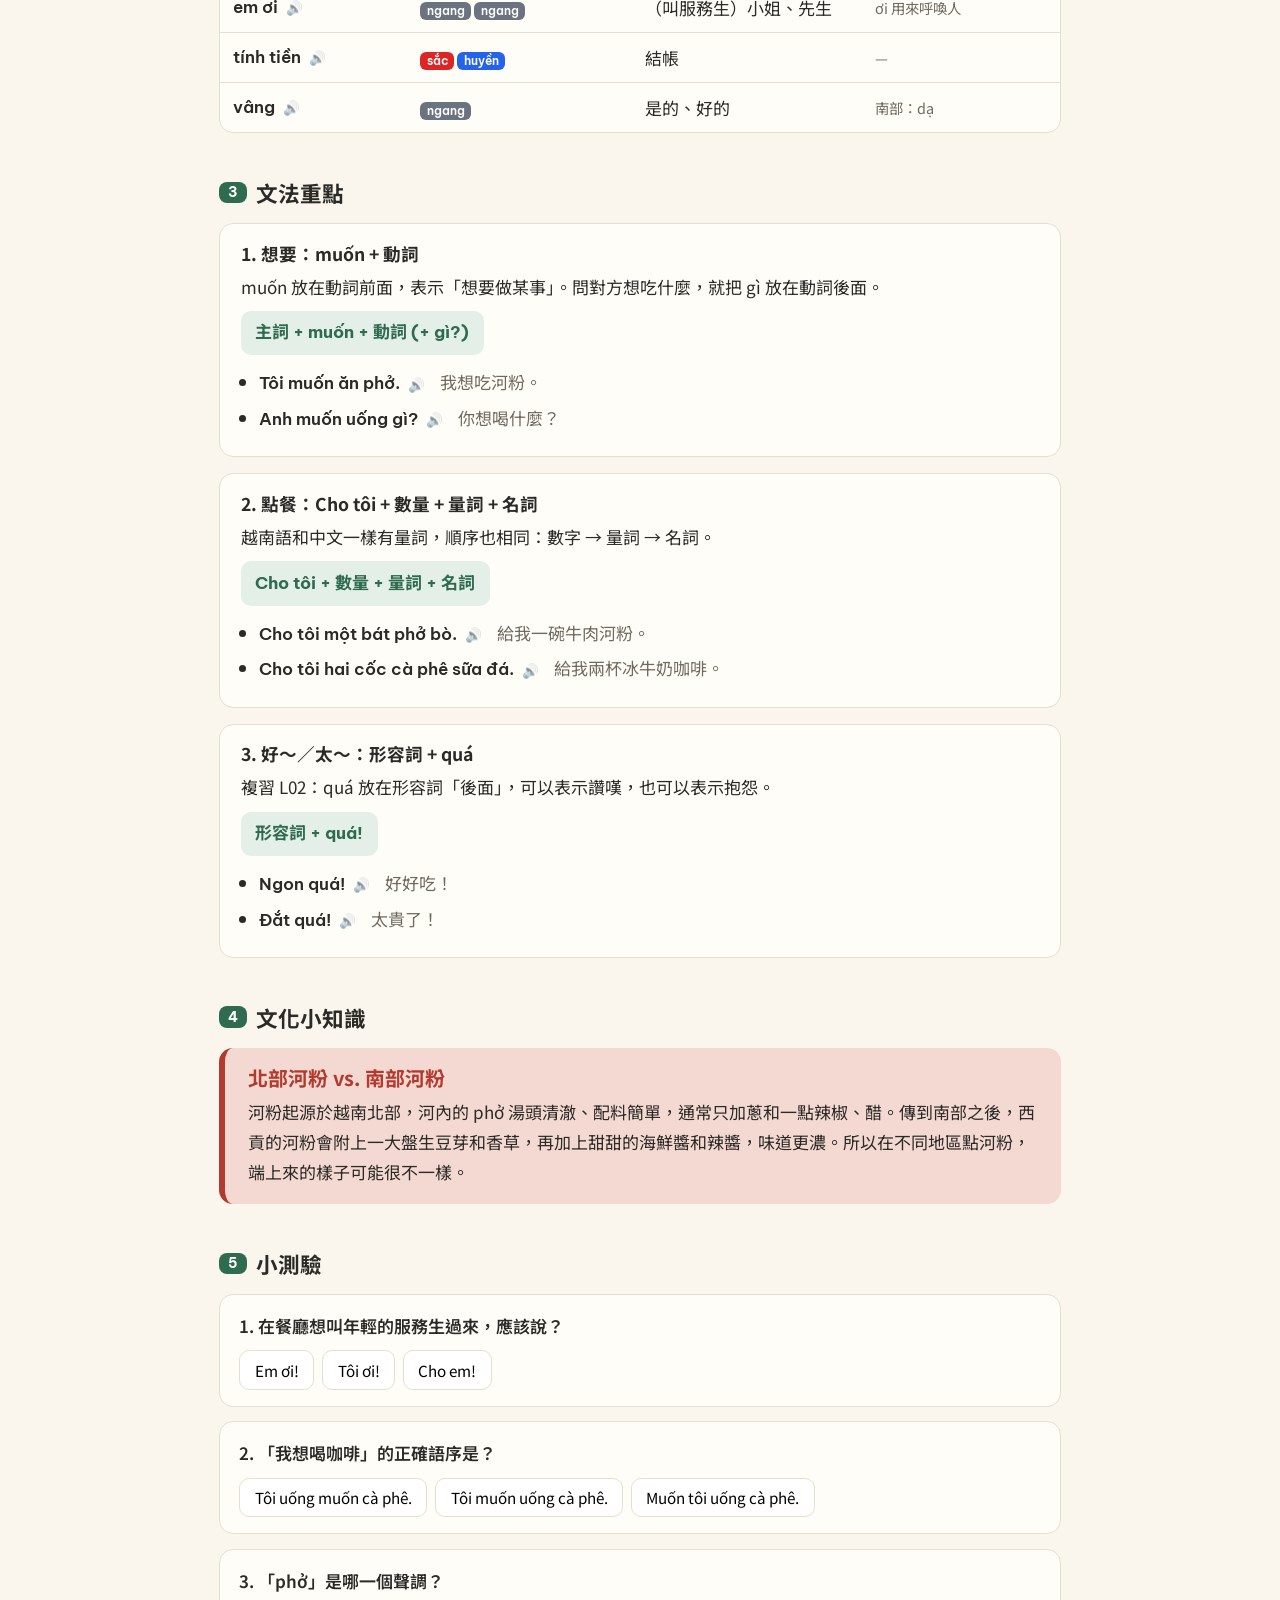
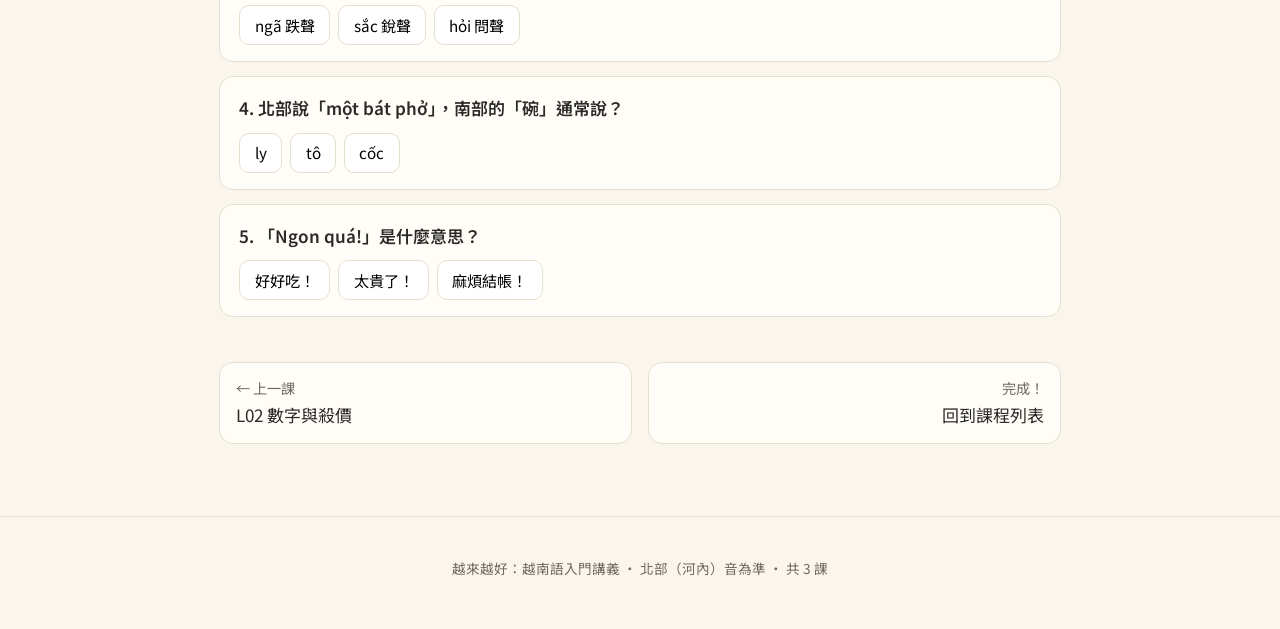
<file: lessons/L03-food.html>
<!DOCTYPE html>
<html lang="zh-Hant">
<head>
  <meta charset="UTF-8">
  <meta name="viewport" content="width=device-width, initial-scale=1.0">
  <title>L03 點餐｜越來越好</title>
  <link rel="preconnect" href="https://fonts.googleapis.com">
  <link rel="preconnect" href="https://fonts.gstatic.com" crossorigin>
  <link href="https://fonts.googleapis.com/css2?family=Be+Vietnam+Pro:wght@400;600;700&family=Noto+Sans+TC:wght@400;500;700&display=swap" rel="stylesheet">
  <link rel="stylesheet" href="../assets/css/style.css">
</head>
<body data-root="../" data-lesson="L03">
<main>

  <div class="lesson-hero">
    <div class="id">L03</div>
    <h1 class="vi">Ăn uống</h1>
    <p class="subtitle">點餐</p>
    <ul class="goals">
      <li>用「Cho tôi…」點餐，並說出數量與量詞</li>
      <li>用「muốn + 動詞」表達想吃、想喝什麼</li>
      <li>稱讚食物好吃，並請服務生結帳</li>
    </ul>
    <nav class="toc">
      <a href="#dialogue">情境對話</a>
      <a href="#vocab">單字表</a>
      <a href="#grammar">文法重點</a>
      <a href="#culture">文化小知識</a>
      <a href="#quiz">小測驗</a>
    </nav>
  </div>

  <section id="dialogue">
    <h2><span class="num">1</span>情境對話</h2>
    <div class="dialogue">
      <div class="line">
        <span class="speaker">Phục vụ</span>
        <div><p class="vi" data-say>Anh muốn ăn gì?</p><p class="zh">先生想吃什麼？</p></div>
      </div>
      <div class="line">
        <span class="speaker">Khách</span>
        <div><p class="vi" data-say>Cho tôi một bát phở bò.</p><p class="zh">給我一碗牛肉河粉。</p></div>
      </div>
      <div class="line">
        <span class="speaker">Phục vụ</span>
        <div><p class="vi" data-say>Anh uống gì?</p><p class="zh">要喝什麼呢？</p></div>
      </div>
      <div class="line">
        <span class="speaker">Khách</span>
        <div><p class="vi" data-say>Một cốc trà đá.</p><p class="zh">一杯冰茶。</p></div>
      </div>
      <div class="line">
        <span class="speaker">Khách</span>
        <div><p class="vi" data-say>Ngon quá! Em ơi, tính tiền!</p><p class="zh">好好吃！服務生，麻煩結帳！</p></div>
      </div>
      <div class="line">
        <span class="speaker">Phục vụ</span>
        <div><p class="vi" data-say>Vâng, năm mươi lăm nghìn.</p><p class="zh">好的，五萬五千。</p></div>
      </div>
    </div>
  </section>

  <section id="vocab">
    <h2><span class="num">2</span>單字表</h2>
    <div class="table-wrap">
      <table class="vocab">
        <thead><tr><th>越南文</th><th>聲調</th><th>中文</th><th>備註</th></tr></thead>
        <tbody>
          <tr><td class="vi" data-say>ăn</td><td><span class="tone t-ngang">ngang</span></td><td>吃</td><td>—</td></tr>
          <tr><td class="vi" data-say>uống</td><td><span class="tone t-sac">sắc</span></td><td>喝</td><td>—</td></tr>
          <tr><td class="vi" data-say>muốn</td><td><span class="tone t-sac">sắc</span></td><td>想要</td><td>後面接動詞或名詞</td></tr>
          <tr><td class="vi" data-say>gì</td><td><span class="tone t-huyen">huyền</span></td><td>什麼</td><td>放在動詞後面</td></tr>
          <tr><td class="vi" data-say>cho tôi</td><td><span class="tone t-ngang">ngang</span><span class="tone t-ngang">ngang</span></td><td>給我、我要</td><td>點餐最常用</td></tr>
          <tr><td class="vi" data-say>phở bò</td><td><span class="tone t-hoi">hỏi</span><span class="tone t-huyen">huyền</span></td><td>牛肉河粉</td><td>phở gà ＝ 雞肉河粉</td></tr>
          <tr><td class="vi" data-say>bát</td><td><span class="tone t-sac">sắc</span></td><td>碗（量詞）</td><td>南部：tô</td></tr>
          <tr><td class="vi" data-say>cốc</td><td><span class="tone t-sac">sắc</span></td><td>杯（量詞）</td><td>南部：ly</td></tr>
          <tr><td class="vi" data-say>trà đá</td><td><span class="tone t-huyen">huyền</span><span class="tone t-sac">sắc</span></td><td>冰茶</td><td>đá ＝ 冰（也是「石頭」）</td></tr>
          <tr><td class="vi" data-say>cà phê sữa đá</td><td><span class="tone t-huyen">huyền</span><span class="tone t-ngang">ngang</span><span class="tone t-nga">ngã</span><span class="tone t-sac">sắc</span></td><td>冰牛奶咖啡</td><td>sữa ＝ 牛奶</td></tr>
          <tr><td class="vi" data-say>ngon</td><td><span class="tone t-ngang">ngang</span></td><td>好吃</td><td>—</td></tr>
          <tr><td class="vi" data-say>em ơi</td><td><span class="tone t-ngang">ngang</span><span class="tone t-ngang">ngang</span></td><td>（叫服務生）小姐、先生</td><td>ơi 用來呼喚人</td></tr>
          <tr><td class="vi" data-say>tính tiền</td><td><span class="tone t-sac">sắc</span><span class="tone t-huyen">huyền</span></td><td>結帳</td><td>—</td></tr>
          <tr><td class="vi" data-say>vâng</td><td><span class="tone t-ngang">ngang</span></td><td>是的、好的</td><td>南部：dạ</td></tr>
        </tbody>
      </table>
    </div>
  </section>

  <section id="grammar">
    <h2><span class="num">3</span>文法重點</h2>
    <div class="grammar-point">
      <h3>1. 想要：muốn + 動詞</h3>
      <p>muốn 放在動詞前面，表示「想要做某事」。問對方想吃什麼，就把 gì 放在動詞後面。</p>
      <div class="pattern">主詞 + muốn + 動詞 (+ gì?)</div>
      <ul class="examples">
        <li><span class="vi" data-say>Tôi muốn ăn phở.</span><span class="zh">我想吃河粉。</span></li>
        <li><span class="vi" data-say>Anh muốn uống gì?</span><span class="zh">你想喝什麼？</span></li>
      </ul>
    </div>
    <div class="grammar-point">
      <h3>2. 點餐：Cho tôi + 數量 + 量詞 + 名詞</h3>
      <p>越南語和中文一樣有量詞，順序也相同：數字 → 量詞 → 名詞。</p>
      <div class="pattern">Cho tôi + 數量 + 量詞 + 名詞</div>
      <ul class="examples">
        <li><span class="vi" data-say>Cho tôi một bát phở bò.</span><span class="zh">給我一碗牛肉河粉。</span></li>
        <li><span class="vi" data-say>Cho tôi hai cốc cà phê sữa đá.</span><span class="zh">給我兩杯冰牛奶咖啡。</span></li>
      </ul>
    </div>
    <div class="grammar-point">
      <h3>3. 好～／太～：形容詞 + quá</h3>
      <p>複習 L02：quá 放在形容詞「後面」，可以表示讚嘆，也可以表示抱怨。</p>
      <div class="pattern">形容詞 + quá!</div>
      <ul class="examples">
        <li><span class="vi" data-say>Ngon quá!</span><span class="zh">好好吃！</span></li>
        <li><span class="vi" data-say>Đắt quá!</span><span class="zh">太貴了！</span></li>
      </ul>
    </div>
  </section>

  <section id="culture">
    <h2><span class="num">4</span>文化小知識</h2>
    <aside class="culture-box">
      <h3>北部河粉 vs. 南部河粉</h3>
      <p>河粉起源於越南北部，河內的 phở 湯頭清澈、配料簡單，通常只加蔥和一點辣椒、醋。傳到南部之後，西貢的河粉會附上一大盤生豆芽和香草，再加上甜甜的海鮮醬和辣醬，味道更濃。所以在不同地區點河粉，端上來的樣子可能很不一樣。</p>
    </aside>
  </section>

  <section id="quiz">
    <h2><span class="num">5</span>小測驗</h2>
    <div class="quiz-item" data-answer="a">
      <p class="q">1. 在餐廳想叫年輕的服務生過來，應該說？</p>
      <div class="choices">
        <button data-choice="a">Em ơi!</button>
        <button data-choice="b">Tôi ơi!</button>
        <button data-choice="c">Cho em!</button>
      </div>
      <p class="explain">解析：「稱謂 + ơi」用來呼喚人，服務生通常比客人年輕，所以用 em ơi。</p>
    </div>
    <div class="quiz-item" data-answer="b">
      <p class="q">2. 「我想喝咖啡」的正確語序是？</p>
      <div class="choices">
        <button data-choice="a">Tôi uống muốn cà phê.</button>
        <button data-choice="b">Tôi muốn uống cà phê.</button>
        <button data-choice="c">Muốn tôi uống cà phê.</button>
      </div>
      <p class="explain">解析：句型是「主詞 + muốn + 動詞」，和中文的語序一樣。</p>
    </div>
    <div class="quiz-item" data-answer="c">
      <p class="q">3. 「phở」是哪一個聲調？</p>
      <div class="choices">
        <button data-choice="a">ngã 跌聲</button>
        <button data-choice="b">sắc 銳聲</button>
        <button data-choice="c">hỏi 問聲</button>
      </div>
      <p class="explain">解析：ở 上方像小問號的符號是問聲 hỏi。跌聲 ngã 的符號是波浪 ~。</p>
    </div>
    <div class="quiz-item" data-answer="b">
      <p class="q">4. 北部說「một bát phở」，南部的「碗」通常說？</p>
      <div class="choices">
        <button data-choice="a">ly</button>
        <button data-choice="b">tô</button>
        <button data-choice="c">cốc</button>
      </div>
      <p class="explain">解析：碗的量詞北部是 bát、南部是 tô；ly 和 cốc 都是「杯」。</p>
    </div>
    <div class="quiz-item" data-answer="a">
      <p class="q">5. 「Ngon quá!」是什麼意思？</p>
      <div class="choices">
        <button data-choice="a">好好吃！</button>
        <button data-choice="b">太貴了！</button>
        <button data-choice="c">麻煩結帳！</button>
      </div>
      <p class="explain">解析：ngon ＝ 好吃，加上 quá 表示讚嘆。太貴了是 đắt quá，結帳是 tính tiền。</p>
    </div>
    <p id="quiz-score" class="quiz-score"></p>
  </section>

  <nav id="lesson-nav"></nav>
</main>
<script src="../assets/js/lessons.js"></script>
<script src="../assets/js/site.js"></script>
</body>
</html>
</file>
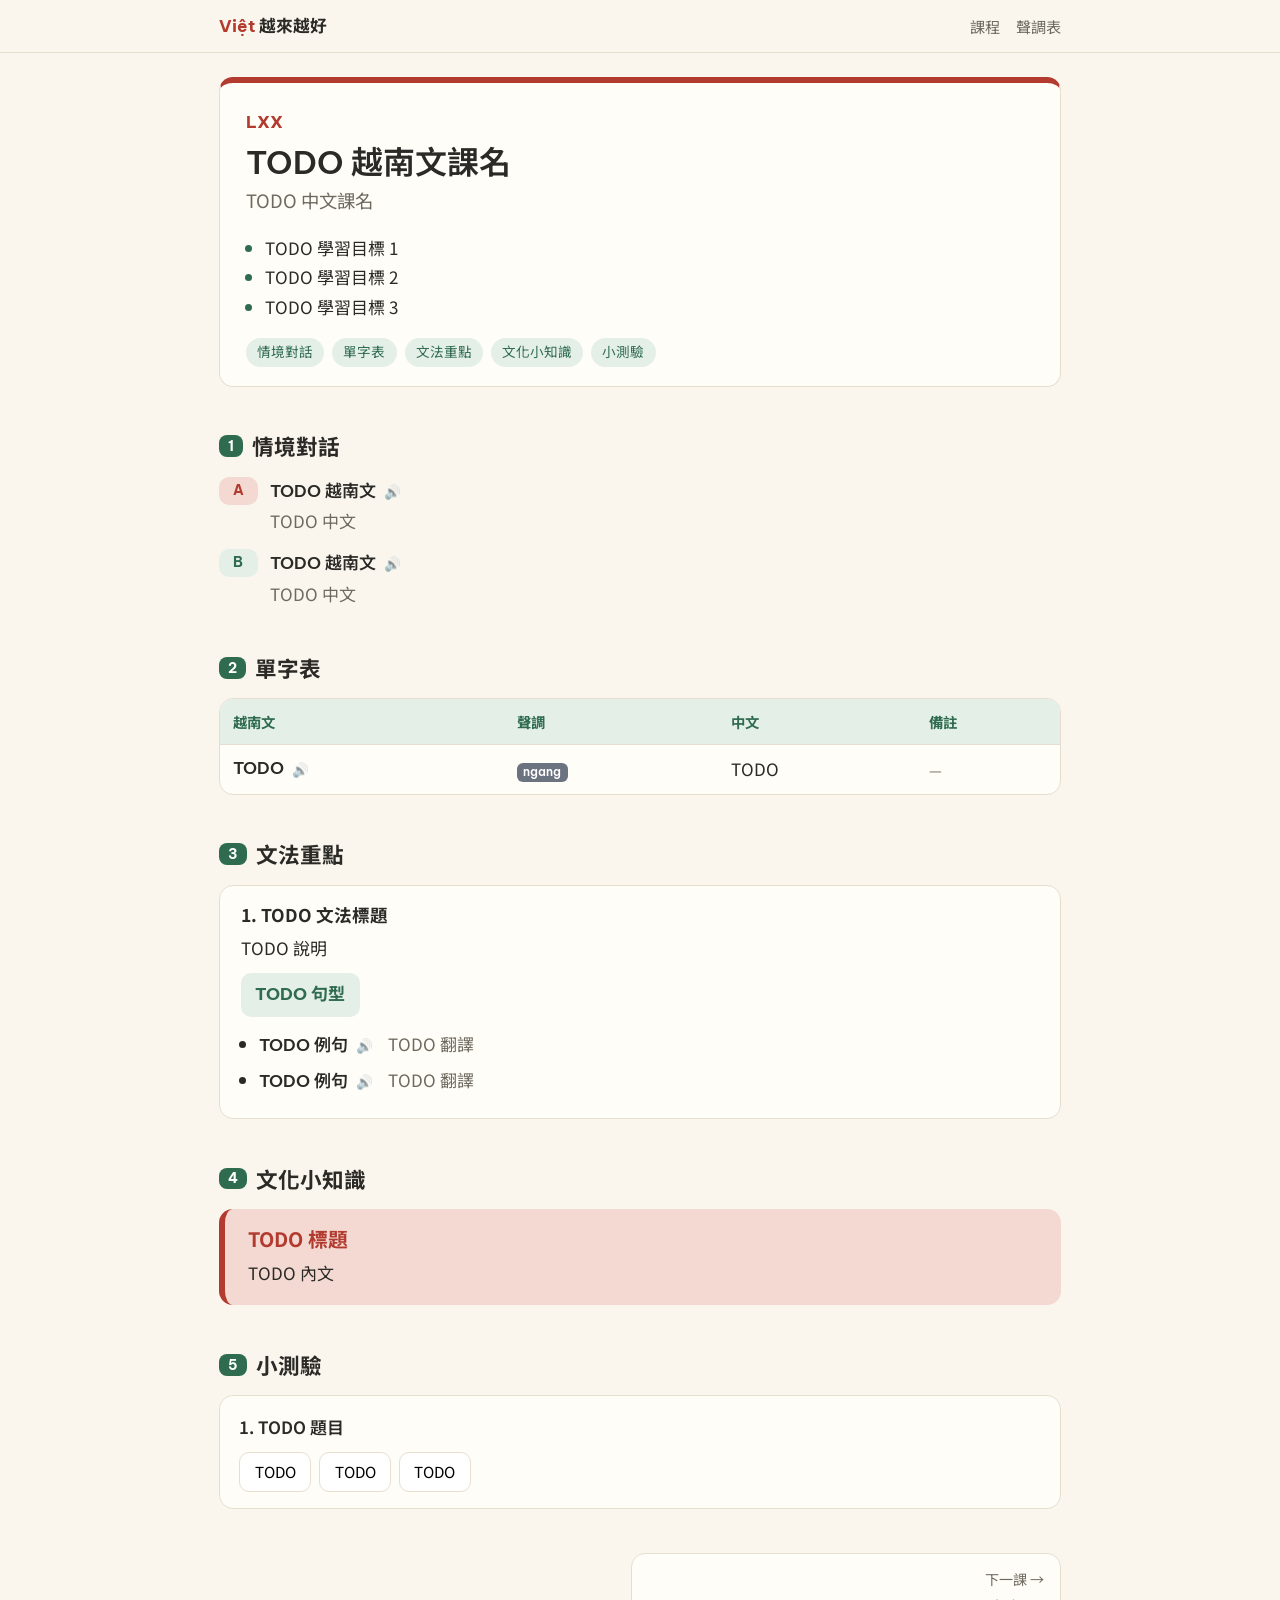
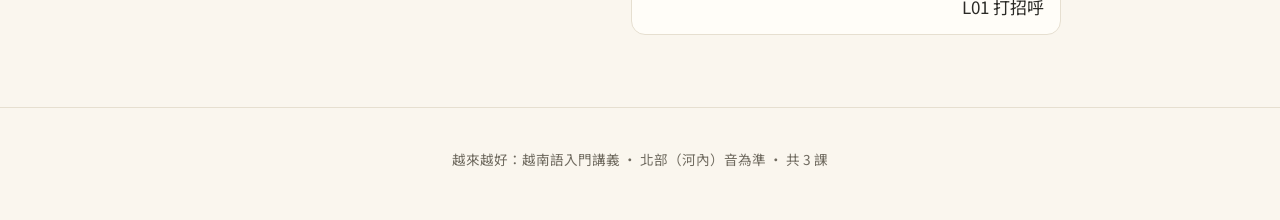
<file: templates/lesson-template.html>
<!DOCTYPE html>
<!--
  ★ 課程範本 ★
  新增課程：複製本檔到 lessons/L{NN}-{topic}.html，再依 AGENTS.md 第 4 節填寫。
  - 只修改有「TODO」的地方
  - 不要增減區塊、不要改 id、不要加 <style> 或 <script> 內容
-->
<html lang="zh-Hant">
<head>
  <meta charset="UTF-8">
  <meta name="viewport" content="width=device-width, initial-scale=1.0">
  <title>TODO 課名｜越來越好</title>
  <link rel="preconnect" href="https://fonts.googleapis.com">
  <link rel="preconnect" href="https://fonts.gstatic.com" crossorigin>
  <link href="https://fonts.googleapis.com/css2?family=Be+Vietnam+Pro:wght@400;600;700&family=Noto+Sans+TC:wght@400;500;700&display=swap" rel="stylesheet">
  <link rel="stylesheet" href="../assets/css/style.css">
</head>
<body data-root="../" data-lesson="LXX">
<main>

  <!-- 0. 課程頁首 -->
  <div class="lesson-hero">
    <div class="id">LXX</div>
    <h1 class="vi">TODO 越南文課名</h1>
    <p class="subtitle">TODO 中文課名</p>
    <ul class="goals">
      <li>TODO 學習目標 1</li>
      <li>TODO 學習目標 2</li>
      <li>TODO 學習目標 3</li>
    </ul>
    <nav class="toc">
      <a href="#dialogue">情境對話</a>
      <a href="#vocab">單字表</a>
      <a href="#grammar">文法重點</a>
      <a href="#culture">文化小知識</a>
      <a href="#quiz">小測驗</a>
    </nav>
  </div>

  <!-- 1. 情境對話：4–8 句 -->
  <section id="dialogue">
    <h2><span class="num">1</span>情境對話</h2>
    <div class="dialogue">
      <div class="line">
        <span class="speaker">A</span>
        <div><p class="vi" data-say>TODO 越南文</p><p class="zh">TODO 中文</p></div>
      </div>
      <div class="line">
        <span class="speaker">B</span>
        <div><p class="vi" data-say>TODO 越南文</p><p class="zh">TODO 中文</p></div>
      </div>
    </div>
  </section>

  <!-- 2. 單字表：8–14 列，聲調標籤數 = 音節數 -->
  <section id="vocab">
    <h2><span class="num">2</span>單字表</h2>
    <div class="table-wrap">
      <table class="vocab">
        <thead><tr><th>越南文</th><th>聲調</th><th>中文</th><th>備註</th></tr></thead>
        <tbody>
          <tr>
            <td class="vi" data-say>TODO</td>
            <td><span class="tone t-ngang">ngang</span></td>
            <td>TODO</td>
            <td>—</td>
          </tr>
        </tbody>
      </table>
    </div>
  </section>

  <!-- 3. 文法重點：2–3 個 -->
  <section id="grammar">
    <h2><span class="num">3</span>文法重點</h2>
    <div class="grammar-point">
      <h3>1. TODO 文法標題</h3>
      <p>TODO 說明</p>
      <div class="pattern">TODO 句型</div>
      <ul class="examples">
        <li><span class="vi" data-say>TODO 例句</span><span class="zh">TODO 翻譯</span></li>
        <li><span class="vi" data-say>TODO 例句</span><span class="zh">TODO 翻譯</span></li>
      </ul>
    </div>
  </section>

  <!-- 4. 文化小知識：1 則，80–150 字 -->
  <section id="culture">
    <h2><span class="num">4</span>文化小知識</h2>
    <aside class="culture-box">
      <h3>TODO 標題</h3>
      <p>TODO 內文</p>
    </aside>
  </section>

  <!-- 5. 小測驗：剛好 5 題 -->
  <section id="quiz">
    <h2><span class="num">5</span>小測驗</h2>
    <div class="quiz-item" data-answer="a">
      <p class="q">1. TODO 題目</p>
      <div class="choices">
        <button data-choice="a">TODO</button>
        <button data-choice="b">TODO</button>
        <button data-choice="c">TODO</button>
      </div>
      <p class="explain">解析：TODO</p>
    </div>
    <!-- 複製上面的 quiz-item 共 5 題 -->
    <p id="quiz-score" class="quiz-score"></p>
  </section>

  <nav id="lesson-nav"></nav>
</main>
<script src="../assets/js/lessons.js"></script>
<script src="../assets/js/site.js"></script>
</body>
</html>
</file>
<file: assets/css/style.css>
/* ===== 越來越好：全站樣式（唯一樣式表） ===== */

:root {
  --paper: #faf6ee;
  --card: #fffdf8;
  --ink: #2b2a26;
  --muted: #6f6a5f;
  --line: #e6dfd0;
  --bamboo: #2f6b4f;
  --bamboo-soft: #e3efe7;
  --lacquer: #b23a2e;
  --lotus: #f3d9d2;

  /* 六個聲調顏色 */
  --t-ngang: #6b7280;
  --t-huyen: #2563eb;
  --t-sac: #dc2626;
  --t-hoi: #7c3aed;
  --t-nga: #d97706;
  --t-nang: #059669;

  --radius: 14px;
  --font-vi: "Be Vietnam Pro", "Noto Sans TC", sans-serif;
  --font-zh: "Noto Sans TC", "Microsoft JhengHei", sans-serif;
}

* { box-sizing: border-box; }

html { scroll-behavior: smooth; }

body {
  margin: 0;
  background: var(--paper);
  color: var(--ink);
  font-family: var(--font-zh);
  line-height: 1.75;
  font-size: 17px;
}

a { color: var(--bamboo); }

/* ---------- 頁首 / 頁尾 ---------- */
.site-header {
  position: sticky; top: 0; z-index: 10;
  background: rgba(250, 246, 238, .92);
  backdrop-filter: blur(8px);
  border-bottom: 1px solid var(--line);
}
.site-header .inner {
  max-width: 880px; margin: 0 auto; padding: .7rem 1.2rem;
  display: flex; align-items: center; justify-content: space-between; gap: 1rem;
}
.brand { font-weight: 700; text-decoration: none; color: var(--ink); font-size: 1.05rem; }
.brand .mark { color: var(--lacquer); font-family: var(--font-vi); }
.site-nav { display: flex; gap: 1rem; font-size: .95rem; }
.site-nav a { text-decoration: none; color: var(--muted); }
.site-nav a:hover, .site-nav a.active { color: var(--bamboo); }

.site-footer {
  text-align: center; color: var(--muted); font-size: .85rem;
  padding: 2.5rem 1rem 3rem; border-top: 1px solid var(--line); margin-top: 3rem;
}

/* ---------- 版面 ---------- */
main { max-width: 880px; margin: 0 auto; padding: 1.5rem 1.2rem; }

section { margin: 2.8rem 0; scroll-margin-top: 70px; }

h1, h2, h3 { line-height: 1.35; }
h2 {
  font-size: 1.35rem; margin: 0 0 1rem;
  display: flex; align-items: center; gap: .6rem;
}
h2 .num {
  background: var(--bamboo); color: #fff; border-radius: 8px;
  font-size: .85rem; padding: .1rem .55rem; font-family: var(--font-vi);
}

.vi { font-family: var(--font-vi); font-weight: 600; }
.zh { color: var(--muted); }

/* ---------- 首頁 ---------- */
.home-hero { text-align: center; padding: 2.5rem 0 1rem; }
.home-hero h1 { font-size: 2.1rem; margin: 0 0 .4rem; }
.home-hero h1 .vi { color: var(--lacquer); }
.home-hero p { color: var(--muted); max-width: 560px; margin: 0 auto; }

.lesson-grid {
  display: grid; gap: 1rem;
  grid-template-columns: repeat(auto-fill, minmax(240px, 1fr));
}
.lesson-card {
  display: block; text-decoration: none; color: var(--ink);
  background: var(--card); border: 1px solid var(--line); border-radius: var(--radius);
  padding: 1.1rem 1.2rem; transition: transform .15s, box-shadow .15s;
}
.lesson-card:hover { transform: translateY(-3px); box-shadow: 0 8px 20px rgba(0,0,0,.06); }
.lesson-card .id { font-family: var(--font-vi); color: var(--lacquer); font-weight: 700; font-size: .85rem; }
.lesson-card .title-vi { font-family: var(--font-vi); font-weight: 700; font-size: 1.25rem; display: block; }
.lesson-card .title-zh { color: var(--muted); }
.lesson-card .summary { font-size: .92rem; margin: .5rem 0 0; }
.lesson-card .level {
  display: inline-block; font-size: .75rem; background: var(--bamboo-soft); color: var(--bamboo);
  padding: 0 .5rem; border-radius: 99px; margin-left: .4rem;
}

.info-box {
  background: var(--card); border: 1px solid var(--line); border-radius: var(--radius);
  padding: 1.2rem 1.4rem;
}

/* ---------- 課程頁首 ---------- */
.lesson-hero {
  background: var(--card); border: 1px solid var(--line); border-radius: var(--radius);
  padding: 1.6rem 1.6rem 1.2rem; border-top: 6px solid var(--lacquer);
}
.lesson-hero .id { font-family: var(--font-vi); color: var(--lacquer); font-weight: 700; }
.lesson-hero h1 { margin: .2rem 0 0; font-size: 2rem; }
.lesson-hero .subtitle { color: var(--muted); font-size: 1.15rem; margin: 0 0 1rem; }
.goals { margin: 0; padding-left: 1.2rem; }
.goals li::marker { color: var(--bamboo); }

.toc { display: flex; flex-wrap: wrap; gap: .5rem; margin-top: 1rem; }
.toc a {
  font-size: .85rem; text-decoration: none; background: var(--bamboo-soft);
  padding: .15rem .7rem; border-radius: 99px;
}

/* ---------- 對話 ---------- */
.dialogue { display: flex; flex-direction: column; gap: .8rem; }
.line { display: flex; gap: .8rem; align-items: flex-start; }
.line p { margin: 0; }
.speaker {
  flex: 0 0 auto; min-width: 2.4rem; text-align: center;
  background: var(--lotus); color: var(--lacquer); font-weight: 700;
  border-radius: 10px; padding: .15rem .5rem; font-family: var(--font-vi); font-size: .85rem;
}
.line:nth-child(even) .speaker { background: var(--bamboo-soft); color: var(--bamboo); }

/* ---------- 單字表 ---------- */
.table-wrap { overflow-x: auto; border: 1px solid var(--line); border-radius: var(--radius); background: var(--card); }
table.vocab { border-collapse: collapse; width: 100%; min-width: 560px; }
.vocab th, .vocab td { padding: .6rem .8rem; text-align: left; border-bottom: 1px solid var(--line); vertical-align: middle; }
.vocab th { background: var(--bamboo-soft); color: var(--bamboo); font-size: .9rem; }
.vocab tr:last-child td { border-bottom: none; }
.vocab td:nth-child(4) { color: var(--muted); font-size: .9rem; }

/* ---------- 聲調標籤 ---------- */
.tone {
  display: inline-block; font-family: var(--font-vi); font-size: .72rem; font-weight: 600;
  color: #fff; border-radius: 6px; padding: 0 .4rem; margin: .1rem .2rem .1rem 0; line-height: 1.6;
}
.t-ngang { background: var(--t-ngang); }
.t-huyen { background: var(--t-huyen); }
.t-sac   { background: var(--t-sac); }
.t-hoi   { background: var(--t-hoi); }
.t-nga   { background: var(--t-nga); }
.t-nang  { background: var(--t-nang); }

/* ---------- 聲調總表頁 ---------- */
.tone-grid { display: grid; gap: 1rem; grid-template-columns: repeat(auto-fill, minmax(250px, 1fr)); }
.tone-card {
  background: var(--card); border: 1px solid var(--line); border-radius: var(--radius);
  padding: 1rem 1.2rem; border-left: 6px solid var(--muted);
}
.tone-card.c-ngang { border-left-color: var(--t-ngang); }
.tone-card.c-huyen { border-left-color: var(--t-huyen); }
.tone-card.c-sac   { border-left-color: var(--t-sac); }
.tone-card.c-hoi   { border-left-color: var(--t-hoi); }
.tone-card.c-nga   { border-left-color: var(--t-nga); }
.tone-card.c-nang  { border-left-color: var(--t-nang); }
.tone-card .big { font-family: var(--font-vi); font-size: 2.4rem; font-weight: 700; line-height: 1.2; }
.tone-card p { margin: .3rem 0 0; font-size: .93rem; }

/* ---------- 文法 ---------- */
.grammar-point {
  background: var(--card); border: 1px solid var(--line); border-radius: var(--radius);
  padding: 1.1rem 1.3rem; margin-bottom: 1rem;
}
.grammar-point h3 { margin: 0 0 .4rem; font-size: 1.1rem; }
.grammar-point > p { margin: 0 0 .6rem; }
.pattern {
  font-family: var(--font-vi); font-weight: 700; background: var(--bamboo-soft); color: var(--bamboo);
  border-radius: 10px; padding: .45rem .9rem; display: inline-block; margin-bottom: .5rem;
}
.examples { margin: 0; padding-left: 1.1rem; }
.examples li { margin: .25rem 0; }
.examples .zh { margin-left: .7rem; }

/* ---------- 文化 ---------- */
.culture-box {
  background: var(--lotus); border-radius: var(--radius); padding: 1.1rem 1.4rem;
  border-left: 6px solid var(--lacquer);
}
.culture-box h3 { margin: 0 0 .3rem; color: var(--lacquer); }
.culture-box p { margin: 0; }

/* ---------- 測驗 ---------- */
.quiz-item {
  background: var(--card); border: 1px solid var(--line); border-radius: var(--radius);
  padding: 1rem 1.2rem; margin-bottom: .9rem;
}
.quiz-item .q { margin: 0 0 .6rem; font-weight: 600; }
.choices { display: flex; flex-wrap: wrap; gap: .5rem; }
.choices button {
  font: inherit; font-size: .95rem; cursor: pointer;
  background: #fff; border: 1.5px solid var(--line); border-radius: 10px; padding: .35rem .9rem;
}
.choices button:hover:not(:disabled) { border-color: var(--bamboo); }
.choices button.correct { background: var(--bamboo-soft); border-color: var(--bamboo); color: var(--bamboo); font-weight: 700; }
.choices button.wrong { background: #fde8e6; border-color: var(--lacquer); color: var(--lacquer); }
.choices button:disabled { cursor: default; }
.explain { display: none; margin: .7rem 0 0; font-size: .92rem; color: var(--muted); }
.quiz-item.answered .explain { display: block; }
.quiz-score { font-weight: 700; color: var(--bamboo); }

/* ---------- 朗讀按鈕 ---------- */
.say-btn {
  border: none; background: none; cursor: pointer; font-size: .85rem; padding: 0 .25rem;
  opacity: .55; vertical-align: middle;
}
.say-btn:hover { opacity: 1; }

/* ---------- 上一課 / 下一課 ---------- */
.lesson-nav { display: flex; justify-content: space-between; gap: 1rem; margin-top: 2.5rem; }
.lesson-nav a {
  flex: 1; text-decoration: none; background: var(--card); border: 1px solid var(--line);
  border-radius: var(--radius); padding: .8rem 1rem; color: var(--ink);
}
.lesson-nav a.next { text-align: right; }
.lesson-nav small { color: var(--muted); display: block; }
.lesson-nav .spacer { flex: 1; }

@media (max-width: 520px) {
  body { font-size: 16px; }
  .home-hero h1 { font-size: 1.6rem; }
  .lesson-hero h1 { font-size: 1.6rem; }
  .site-nav { gap: .7rem; font-size: .88rem; }
}
</file>
